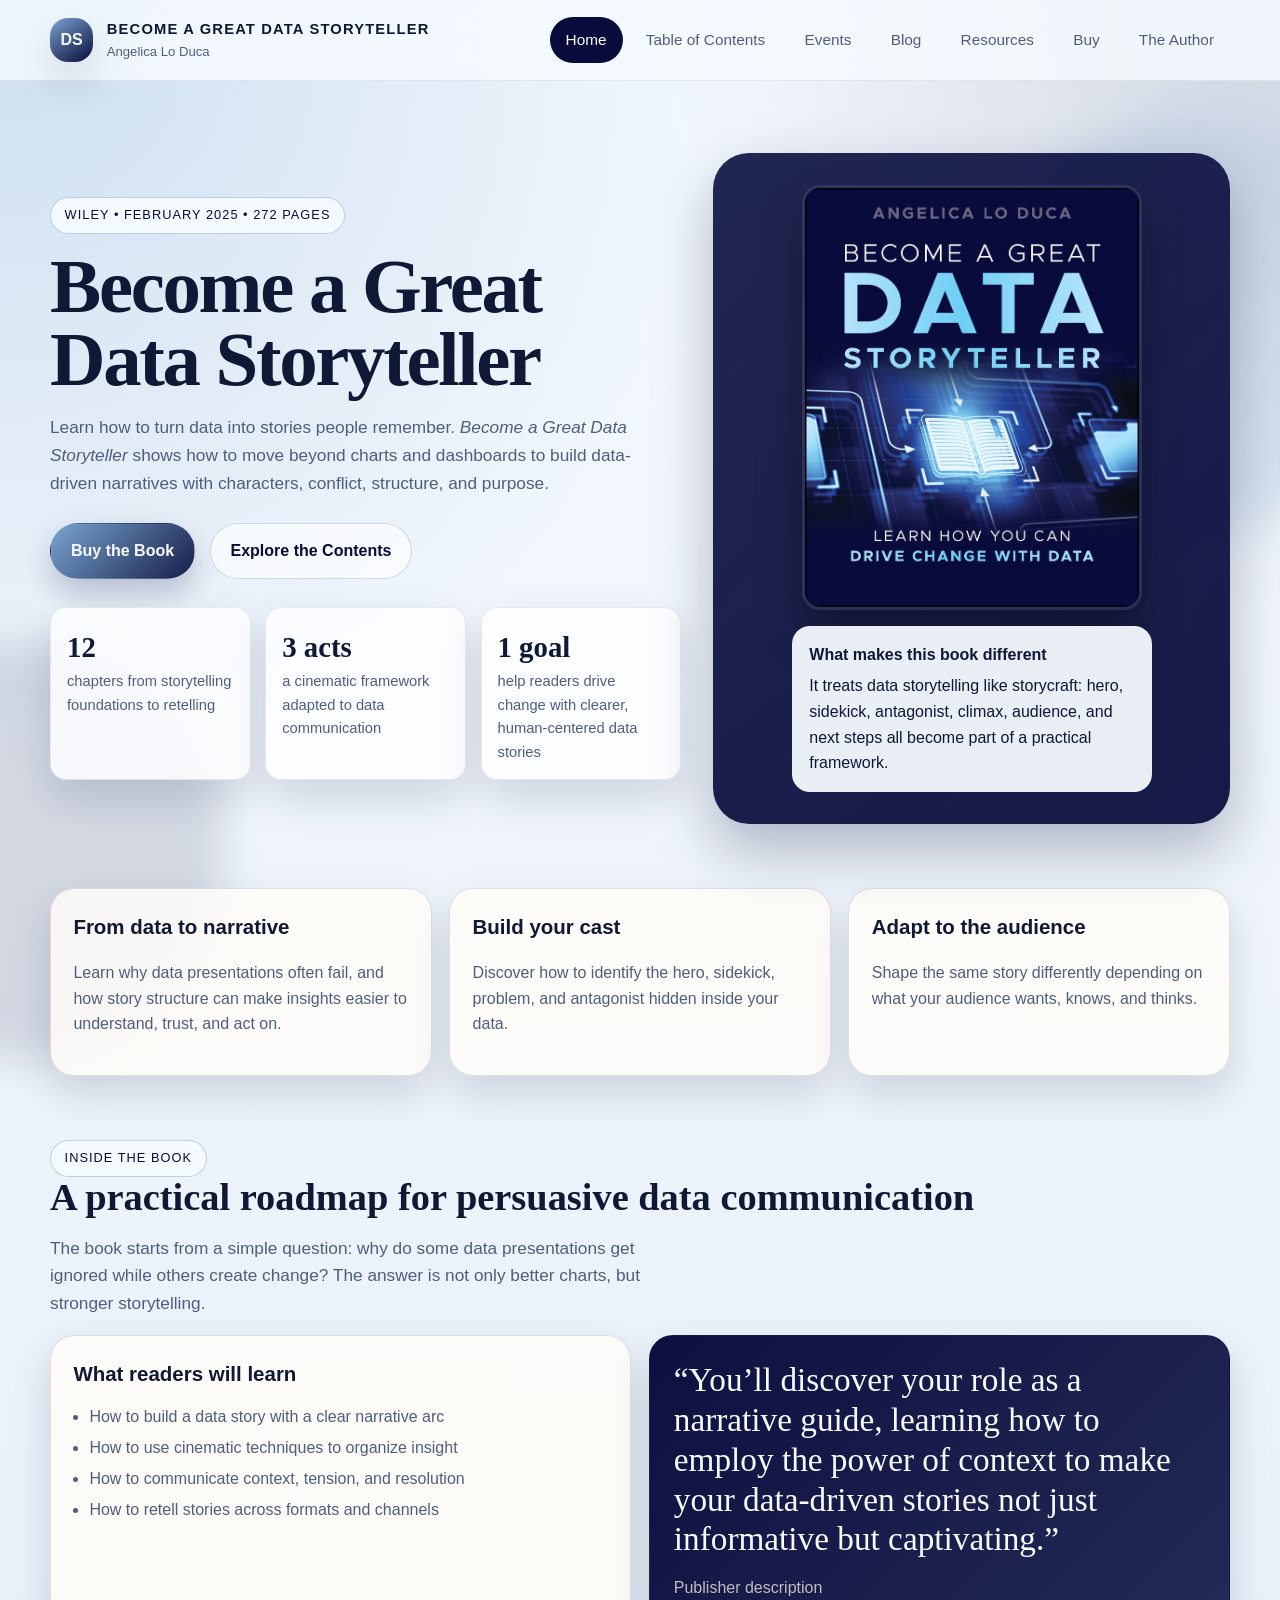
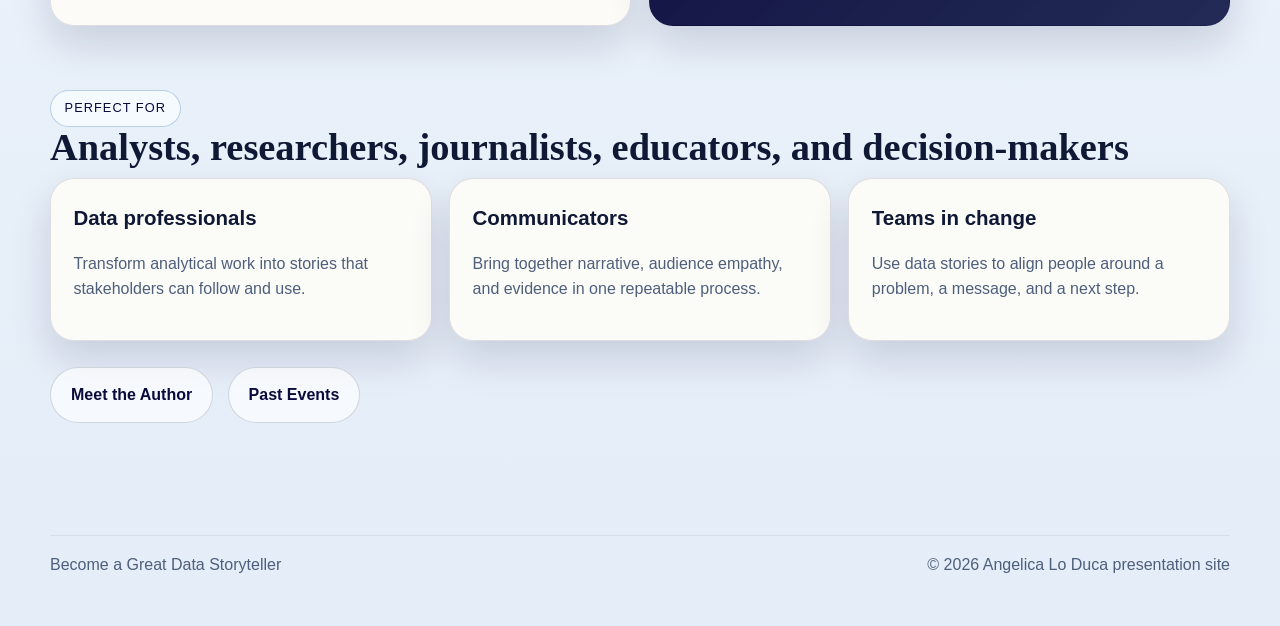
<file: index.html>
<!DOCTYPE html>
<html lang="en">
  <head>
    <meta charset="UTF-8" />
    <meta name="viewport" content="width=device-width, initial-scale=1.0" />
    <title>Become a Great Data Storyteller by Angelica Lo Duca | Official Book Site</title>
    <meta
      name="description"
      content="Official site for Become a Great Data Storyteller by Angelica Lo Duca, the Wiley book on data storytelling, audience-aware communication, and cinematic techniques for data-driven stories."
    />
    <meta name="author" content="Angelica Lo Duca" />
    <meta name="robots" content="index, follow, max-image-preview:large" />
    <link rel="canonical" href="https://alod83.github.io/data-storyteller/" />
    <meta property="og:type" content="website" />
    <meta property="og:title" content="Become a Great Data Storyteller by Angelica Lo Duca" />
    <meta
      property="og:description"
      content="Discover the Wiley book that teaches how to turn data into clear, persuasive, audience-aware stories."
    />
    <meta property="og:image" content="images/book-cover.jpg" />
    <meta property="og:site_name" content="Become a Great Data Storyteller" />
    <meta property="og:url" content="https://alod83.github.io/data-storyteller/" />
    <meta name="twitter:card" content="summary_large_image" />
    <meta name="twitter:title" content="Become a Great Data Storyteller by Angelica Lo Duca" />
    <meta
      name="twitter:description"
      content="Official book site with table of contents, author profile, events, resources, blog, and retailer links."
    />
    <meta name="twitter:image" content="images/book-cover.jpg" />
    <link rel="stylesheet" href="styles.css" />
    <script type="application/ld+json">
      {
        "@context": "https://schema.org",
        "@type": "Book",
        "name": "Become a Great Data Storyteller",
        "alternateName": "Become a Great Data Storyteller: Learn How You Can Drive Change with Data",
        "author": {
          "@type": "Person",
          "name": "Angelica Lo Duca",
          "url": "https://alod83.github.io/data-storyteller/author.html"
        },
        "bookFormat": "https://schema.org/Paperback",
        "isbn": "9781394283316",
        "numberOfPages": "272",
        "publisher": {
          "@type": "Organization",
          "name": "John Wiley & Sons"
        },
        "datePublished": "2025-02",
        "image": "https://alod83.github.io/data-storyteller/images/book-cover.jpg",
        "url": "https://alod83.github.io/data-storyteller/",
        "sameAs": [
          "https://www.amazon.com/Become-Great-Data-Storyteller-Change/dp/1394283318/",
          "https://www.barnesandnoble.com/w/become-a-great-data-storyteller-angelica-lo-duca/1145773643"
        ],
        "description": "A Wiley book on data storytelling that shows how to build persuasive, audience-aware data-driven stories using a cinematic three-act framework."
      }
    </script>
  </head>
  <body>
    <div class="site-shell">
      <header class="topbar">
        <div class="container nav-wrap">
          <a class="brand" href="index.html">
            <span class="brand-mark">DS</span>
            <span class="brand-copy">
              <strong>Become a Great Data Storyteller</strong>
              <span>Angelica Lo Duca</span>
            </span>
          </a>
          <button class="nav-toggle" type="button" data-nav-toggle aria-expanded="false" aria-label="Open menu">
            <span></span>
            <span></span>
            <span></span>
          </button>
          <nav class="nav-links" data-nav-menu>
            <a href="index.html" data-nav-link>Home</a>
            <a href="table-of-contents.html" data-nav-link>Table of Contents</a>
            <a href="events.html" data-nav-link>Events</a>
            <a href="blog.html" data-nav-link>Blog</a>
            <a href="resources.html" data-nav-link>Resources</a>
            <a href="buy.html" data-nav-link>Buy</a>
            <a href="author.html" data-nav-link>The Author</a>
          </nav>
        </div>
      </header>

      <main class="page">
        <div class="container">
          <section class="hero">
            <div>
              <span class="eyebrow">Wiley • February 2025 • 272 pages</span>
              <h1>Become a Great Data Storyteller</h1>
              <p>
                Learn how to turn data into stories people remember. <em>Become a Great Data Storyteller</em>
                shows how to move beyond charts and dashboards to build data-driven narratives with characters,
                conflict, structure, and purpose.
              </p>
              <div class="cta-row">
                <a class="button button-primary" href="buy.html">Buy the Book</a>
                <a class="button button-secondary" href="table-of-contents.html">Explore the Contents</a>
              </div>
              <div class="metrics">
                <div class="metric">
                  <strong>12</strong>
                  <span>chapters from storytelling foundations to retelling</span>
                </div>
                <div class="metric">
                  <strong>3 acts</strong>
                  <span>a cinematic framework adapted to data communication</span>
                </div>
                <div class="metric">
                  <strong>1 goal</strong>
                  <span>help readers drive change with clearer, human-centered data stories</span>
                </div>
              </div>
            </div>

            <div class="book-showcase">
              <div class="book-stack">
                <img class="book-cover" src="images/book-cover.jpg" alt="Book cover of Become a Great Data Storyteller" />
                <div class="book-note">
                  <strong>What makes this book different</strong>
                  <span>
                    It treats data storytelling like storycraft: hero, sidekick, antagonist, climax, audience,
                    and next steps all become part of a practical framework.
                  </span>
                </div>
              </div>
            </div>
          </section>

          <section class="section">
            <div class="grid-3">
              <article class="card">
                <h3>From data to narrative</h3>
                <p>
                  Learn why data presentations often fail, and how story structure can make insights easier to
                  understand, trust, and act on.
                </p>
              </article>
              <article class="card">
                <h3>Build your cast</h3>
                <p>
                  Discover how to identify the hero, sidekick, problem, and antagonist hidden inside your data.
                </p>
              </article>
              <article class="card">
                <h3>Adapt to the audience</h3>
                <p>
                  Shape the same story differently depending on what your audience wants, knows, and thinks.
                </p>
              </article>
            </div>
          </section>

          <section class="section">
            <span class="eyebrow">Inside the book</span>
            <h2>A practical roadmap for persuasive data communication</h2>
            <p class="section-intro">
              The book starts from a simple question: why do some data presentations get ignored while others
              create change? The answer is not only better charts, but stronger storytelling.
            </p>
            <div class="grid-2">
              <article class="card">
                <h3>What readers will learn</h3>
                <ul class="bullet-list">
                  <li>How to build a data story with a clear narrative arc</li>
                  <li>How to use cinematic techniques to organize insight</li>
                  <li>How to communicate context, tension, and resolution</li>
                  <li>How to retell stories across formats and channels</li>
                </ul>
              </article>
              <article class="quote-card">
                <blockquote>
                  “You’ll discover your role as a narrative guide, learning how to employ the power of context
                  to make your data-driven stories not just informative but captivating.”
                </blockquote>
                <cite>Publisher description</cite>
              </article>
            </div>
          </section>

          <section class="section">
            <span class="eyebrow">Perfect for</span>
            <h2>Analysts, researchers, journalists, educators, and decision-makers</h2>
            <div class="grid-3">
              <article class="card">
                <h3>Data professionals</h3>
                <p>Transform analytical work into stories that stakeholders can follow and use.</p>
              </article>
              <article class="card">
                <h3>Communicators</h3>
                <p>Bring together narrative, audience empathy, and evidence in one repeatable process.</p>
              </article>
              <article class="card">
                <h3>Teams in change</h3>
                <p>Use data stories to align people around a problem, a message, and a next step.</p>
              </article>
            </div>
            <div class="button-row">
              <a class="button button-secondary" href="author.html">Meet the Author</a>
              <a class="button button-secondary" href="events.html">Past Events</a>
            </div>
          </section>
        </div>
      </main>

      <footer class="footer">
        <div class="container footer-inner">
          <span>Become a Great Data Storyteller</span>
          <span>&copy; <span data-year></span> Angelica Lo Duca presentation site</span>
        </div>
      </footer>
    </div>

    <script src="script.js"></script>
  </body>
</html>
</file>
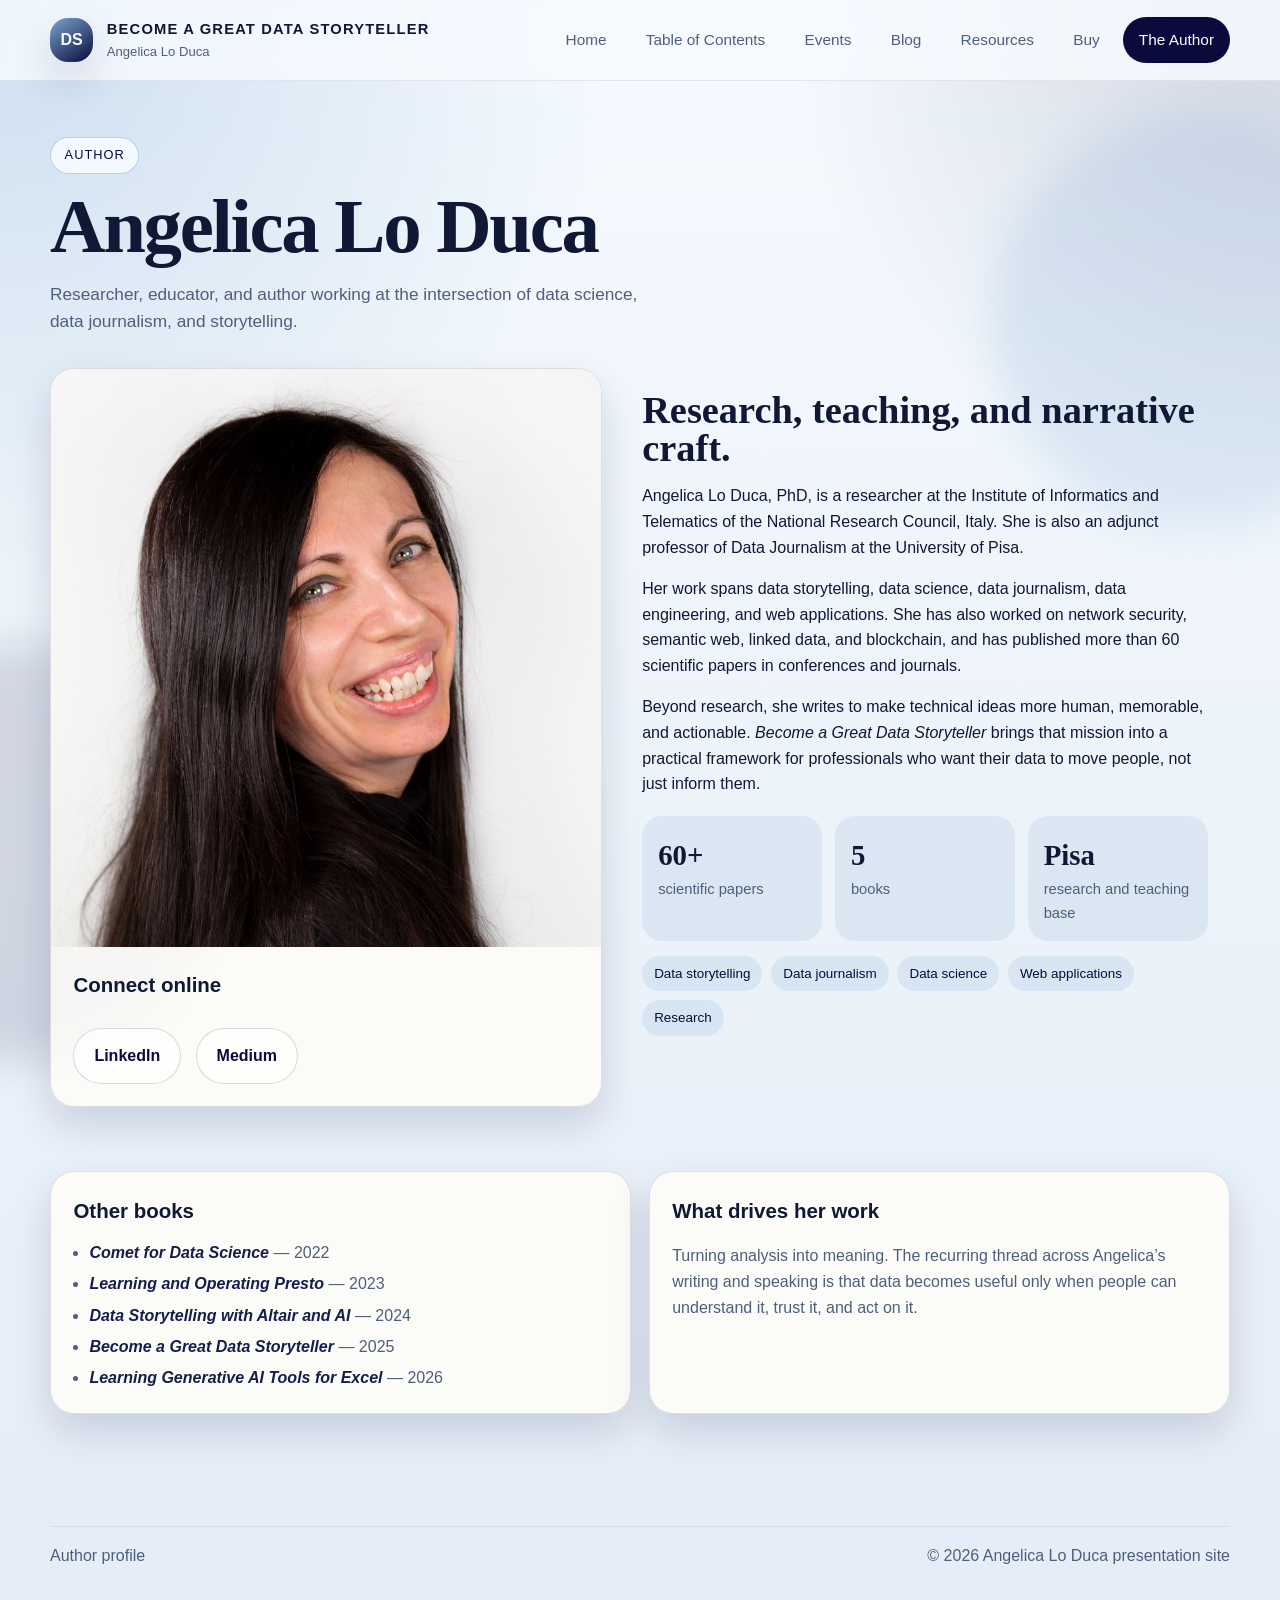
<file: author.html>
<!DOCTYPE html>
<html lang="en">
  <head>
    <meta charset="UTF-8" />
    <meta name="viewport" content="width=device-width, initial-scale=1.0" />
    <title>The Author | Angelica Lo Duca</title>
    <meta name="description" content="Meet Angelica Lo Duca, researcher, educator, and author of Become a Great Data Storyteller and other books on data science, storytelling, and AI." />
    <meta name="author" content="Angelica Lo Duca" />
    <meta name="robots" content="index, follow, max-image-preview:large" />
    <link rel="canonical" href="https://alod83.github.io/data-storyteller/author.html" />
    <meta property="og:type" content="profile" />
    <meta property="og:title" content="The Author | Angelica Lo Duca" />
    <meta property="og:description" content="Researcher, educator, and author working across data storytelling, data journalism, data science, and AI." />
    <meta property="og:image" content="images/LoDuca.jpg" />
    <meta property="og:url" content="https://alod83.github.io/data-storyteller/author.html" />
    <meta name="twitter:card" content="summary_large_image" />
    <meta name="twitter:title" content="The Author | Angelica Lo Duca" />
    <meta name="twitter:description" content="Learn more about Angelica Lo Duca, her research, and her books on storytelling, data, and generative AI." />
    <meta name="twitter:image" content="images/LoDuca.jpg" />
    <link rel="stylesheet" href="styles.css" />
    <script type="application/ld+json">
      {
        "@context": "https://schema.org",
        "@type": "Person",
        "name": "Angelica Lo Duca",
        "image": "https://alod83.github.io/data-storyteller/images/LoDuca.jpg",
        "jobTitle": "Researcher and Adjunct Professor",
        "affiliation": [
          {
            "@type": "Organization",
            "name": "National Research Council, Italy"
          },
          {
            "@type": "Organization",
            "name": "University of Pisa"
          }
        ],
        "knowsAbout": [
          "Data storytelling",
          "Data journalism",
          "Data science",
          "Generative AI",
          "Web applications"
        ],
        "sameAs": [
          "https://www.linkedin.com/in/angelicaloduca",
          "https://alod83.medium.com"
        ],
        "url": "https://alod83.github.io/data-storyteller/author.html"
      }
    </script>
  </head>
  <body>
    <div class="site-shell">
      <header class="topbar">
        <div class="container nav-wrap">
          <a class="brand" href="index.html">
            <span class="brand-mark">DS</span>
            <span class="brand-copy">
              <strong>Become a Great Data Storyteller</strong>
              <span>Angelica Lo Duca</span>
            </span>
          </a>
          <button class="nav-toggle" type="button" data-nav-toggle aria-expanded="false" aria-label="Open menu">
            <span></span>
            <span></span>
            <span></span>
          </button>
          <nav class="nav-links" data-nav-menu>
            <a href="index.html" data-nav-link>Home</a>
            <a href="table-of-contents.html" data-nav-link>Table of Contents</a>
            <a href="events.html" data-nav-link>Events</a>
            <a href="blog.html" data-nav-link>Blog</a>
            <a href="resources.html" data-nav-link>Resources</a>
            <a href="buy.html" data-nav-link>Buy</a>
            <a href="author.html" data-nav-link>The Author</a>
          </nav>
        </div>
      </header>

      <main class="page">
        <div class="container">
          <section class="page-title">
            <span class="eyebrow">Author</span>
            <h1>Angelica Lo Duca</h1>
            <p>
              Researcher, educator, and author working at the intersection of data science, data journalism,
              and storytelling.
            </p>
          </section>

          <section class="author-layout">
            <article class="author-card">
              <img class="author-photo" src="images/LoDuca.jpg" alt="Portrait of Angelica Lo Duca" />
              <div class="author-card-body">
                <h3>Connect online</h3>
                <div class="button-row">
                  <a class="button button-secondary" href="https://www.linkedin.com/in/angelicaloduca" target="_blank" rel="noreferrer">
                    LinkedIn
                  </a>
                  <a class="button button-secondary" href="https://alod83.medium.com" target="_blank" rel="noreferrer">
                    Medium
                  </a>
                </div>
              </div>
            </article>

            <div class="author-lead">
              <h2>Research, teaching, and narrative craft.</h2>
              <p>
                Angelica Lo Duca, PhD, is a researcher at the Institute of Informatics and Telematics of the
                National Research Council, Italy. She is also an adjunct professor of Data Journalism at the
                University of Pisa.
              </p>
              <p>
                Her work spans data storytelling, data science, data journalism, data engineering, and web
                applications. She has also worked on network security, semantic web, linked data, and
                blockchain, and has published more than 60 scientific papers in conferences and journals.
              </p>
              <p>
                Beyond research, she writes to make technical ideas more human, memorable, and actionable.
                <em>Become a Great Data Storyteller</em> brings that mission into a practical framework for
                professionals who want their data to move people, not just inform them.
              </p>

              <div class="stat-grid">
                <div class="stat">
                  <strong>60+</strong>
                  <span>scientific papers</span>
                </div>
                <div class="stat">
                  <strong>5</strong>
                  <span>books</span>
                </div>
                <div class="stat">
                  <strong>Pisa</strong>
                  <span>research and teaching base</span>
                </div>
              </div>

              <div class="chip-row">
                <span class="chip">Data storytelling</span>
                <span class="chip">Data journalism</span>
                <span class="chip">Data science</span>
                <span class="chip">Web applications</span>
                <span class="chip">Research</span>
              </div>
            </div>
          </section>

          <section class="section">
            <div class="grid-2">
              <article class="card">
                <h3>Other books</h3>
                <ul class="bullet-list">
                  <li><a class="text-link" href="https://www.packtpub.com/en-us/product/comet-for-data-science-9781801814355" target="_blank" rel="noreferrer"><em>Comet for Data Science</em></a> — 2022</li>
                  <li><a class="text-link" href="https://www.oreilly.com/library/view/learning-and-operating/9781098141844/" target="_blank" rel="noreferrer"><em>Learning and Operating Presto</em></a> — 2023</li>
                  <li><a class="text-link" href="https://www.manning.com/books/data-storytelling-with-generative-ai" target="_blank" rel="noreferrer"><em>Data Storytelling with Altair and AI</em></a> — 2024</li>
                  <li><a class="text-link" href="buy.html"><em>Become a Great Data Storyteller</em></a> — 2025</li>
                  <li><a class="text-link" href="https://alod83.github.io/excel-ai/index.html" target="_blank" rel="noreferrer"><em>Learning Generative AI Tools for Excel</em></a> — 2026</li>
                </ul>
              </article>

              <article class="card">
                <h3>What drives her work</h3>
                <p>
                  Turning analysis into meaning. The recurring thread across Angelica’s writing and speaking is
                  that data becomes useful only when people can understand it, trust it, and act on it.
                </p>
              </article>
            </div>
          </section>
        </div>
      </main>

      <footer class="footer">
        <div class="container footer-inner">
          <span>Author profile</span>
          <span>&copy; <span data-year></span> Angelica Lo Duca presentation site</span>
        </div>
      </footer>
    </div>

    <script src="script.js"></script>
  </body>
</html>
</file>
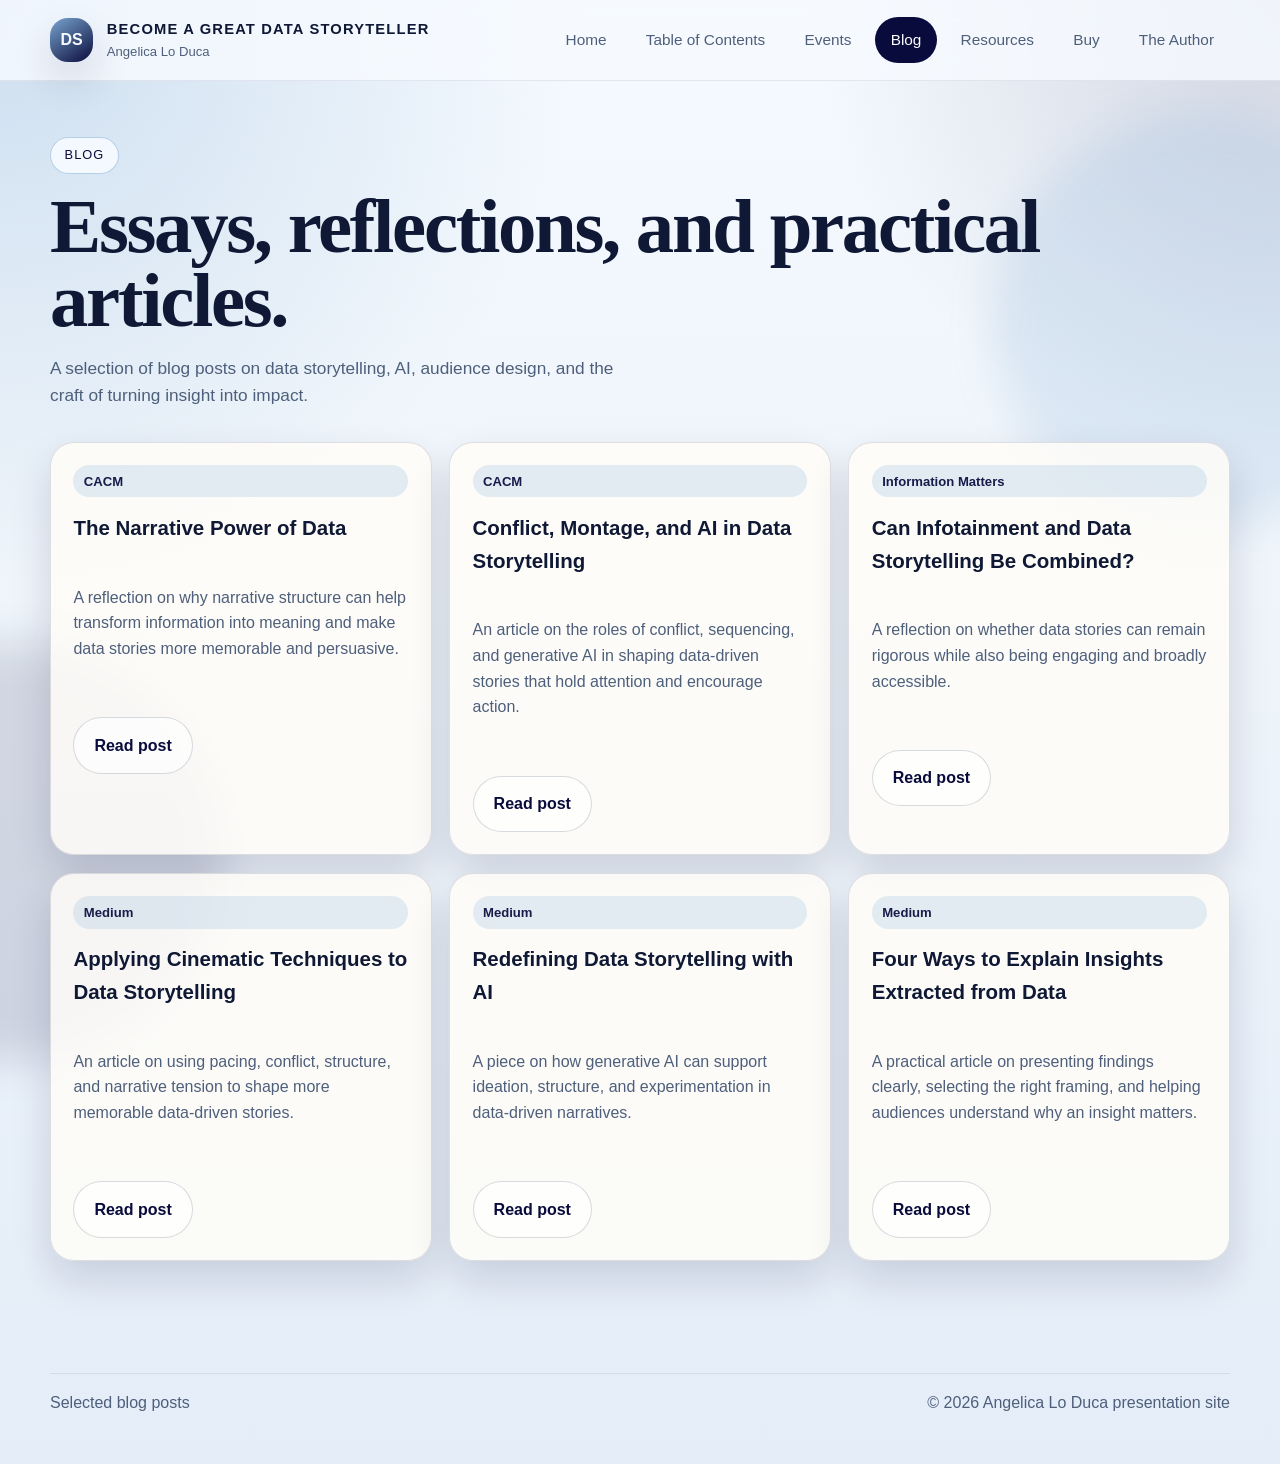
<file: blog.html>
<!DOCTYPE html>
<html lang="en">
  <head>
    <meta charset="UTF-8" />
    <meta name="viewport" content="width=device-width, initial-scale=1.0" />
    <title>Blog | Data Storytelling Articles by Angelica Lo Duca</title>
    <meta name="description" content="Read selected blog posts and essays by Angelica Lo Duca on data storytelling, generative AI, communication, and audience impact." />
    <meta name="author" content="Angelica Lo Duca" />
    <meta name="robots" content="index, follow, max-image-preview:large" />
    <link rel="canonical" href="https://alod83.github.io/data-storyteller/blog.html" />
    <meta property="og:type" content="website" />
    <meta property="og:title" content="Blog | Data Storytelling Articles by Angelica Lo Duca" />
    <meta property="og:description" content="A curated collection of essays and articles on data storytelling, AI, and the craft of explaining insights." />
    <meta property="og:image" content="images/book-cover.jpg" />
    <meta property="og:url" content="https://alod83.github.io/data-storyteller/blog.html" />
    <meta name="twitter:card" content="summary_large_image" />
    <meta name="twitter:title" content="Blog | Data Storytelling Articles by Angelica Lo Duca" />
    <meta name="twitter:description" content="Essays and practical articles on data storytelling, generative AI, and audience-aware communication." />
    <meta name="twitter:image" content="images/book-cover.jpg" />
    <link rel="stylesheet" href="styles.css" />
  </head>
  <body>
    <div class="site-shell">
      <header class="topbar">
        <div class="container nav-wrap">
          <a class="brand" href="index.html">
            <span class="brand-mark">DS</span>
            <span class="brand-copy">
              <strong>Become a Great Data Storyteller</strong>
              <span>Angelica Lo Duca</span>
            </span>
          </a>
          <button class="nav-toggle" type="button" data-nav-toggle aria-expanded="false" aria-label="Open menu">
            <span></span>
            <span></span>
            <span></span>
          </button>
          <nav class="nav-links" data-nav-menu>
            <a href="index.html" data-nav-link>Home</a>
            <a href="table-of-contents.html" data-nav-link>Table of Contents</a>
            <a href="events.html" data-nav-link>Events</a>
            <a href="blog.html" data-nav-link>Blog</a>
            <a href="resources.html" data-nav-link>Resources</a>
            <a href="buy.html" data-nav-link>Buy</a>
            <a href="author.html" data-nav-link>The Author</a>
          </nav>
        </div>
      </header>

      <main class="page">
        <div class="container">
          <section class="page-title">
            <span class="eyebrow">Blog</span>
            <h1>Essays, reflections, and practical articles.</h1>
            <p>
              A selection of blog posts on data storytelling, AI, audience design, and the craft of turning
              insight into impact.
            </p>
          </section>

          <section class="event-grid">
            <article class="event-card">
              <span class="event-date">CACM</span>
              <h3>The Narrative Power of Data</h3>
              <p>
                A reflection on why narrative structure can help transform information into meaning and make
                data stories more memorable and persuasive.
              </p>
              <div class="button-row">
                <a class="button button-secondary" href="https://cacm.acm.org/blogcacm/the-narrative-power-of-data/" target="_blank" rel="noreferrer">
                  Read post
                </a>
              </div>
            </article>

            <article class="event-card">
              <span class="event-date">CACM</span>
              <h3>Conflict, Montage, and AI in Data Storytelling</h3>
              <p>
                An article on the roles of conflict, sequencing, and generative AI in shaping data-driven
                stories that hold attention and encourage action.
              </p>
              <div class="button-row">
                <a class="button button-secondary" href="https://cacm.acm.org/blogcacm/conflict-montage-and-ai-in-data-storytelling/" target="_blank" rel="noreferrer">
                  Read post
                </a>
              </div>
            </article>

            <article class="event-card">
              <span class="event-date">Information Matters</span>
              <h3>Can Infotainment and Data Storytelling Be Combined?</h3>
              <p>
                A reflection on whether data stories can remain rigorous while also being engaging and broadly
                accessible.
              </p>
              <div class="button-row">
                <a class="button button-secondary" href="https://informationmatters.org/2024/05/can-infotainment-and-data-storytelling-be-combined/" target="_blank" rel="noreferrer">
                  Read post
                </a>
              </div>
            </article>

            <article class="event-card">
              <span class="event-date">Medium</span>
              <h3>Applying Cinematic Techniques to Data Storytelling</h3>
              <p>
                An article on using pacing, conflict, structure, and narrative tension to shape more memorable
                data-driven stories.
              </p>
              <div class="button-row">
                <a class="button button-secondary" href="https://medium.com/datadriveninvestor/applying-cinematic-techniques-to-data-storytelling-1e6438fc2d75" target="_blank" rel="noreferrer">
                  Read post
                </a>
              </div>
            </article>

            <article class="event-card">
              <span class="event-date">Medium</span>
              <h3>Redefining Data Storytelling with AI</h3>
              <p>
                A piece on how generative AI can support ideation, structure, and experimentation in
                data-driven narratives.
              </p>
              <div class="button-row">
                <a class="button button-secondary" href="https://medium.com/@alod83/redefining-data-storytelling-with-ai-ec08e2a6bb13" target="_blank" rel="noreferrer">
                  Read post
                </a>
              </div>
            </article>

            <article class="event-card">
              <span class="event-date">Medium</span>
              <h3>Four Ways to Explain Insights Extracted from Data</h3>
              <p>
                A practical article on presenting findings clearly, selecting the right framing, and helping
                audiences understand why an insight matters.
              </p>
              <div class="button-row">
                <a class="button button-secondary" href="https://medium.com/data-science/four-ways-to-explain-insights-extracted-from-data-7163a2f6270d" target="_blank" rel="noreferrer">
                  Read post
                </a>
              </div>
            </article>
          </section>
        </div>
      </main>

      <footer class="footer">
        <div class="container footer-inner">
          <span>Selected blog posts</span>
          <span>&copy; <span data-year></span> Angelica Lo Duca presentation site</span>
        </div>
      </footer>
    </div>

    <script src="script.js"></script>
  </body>
</html>
</file>
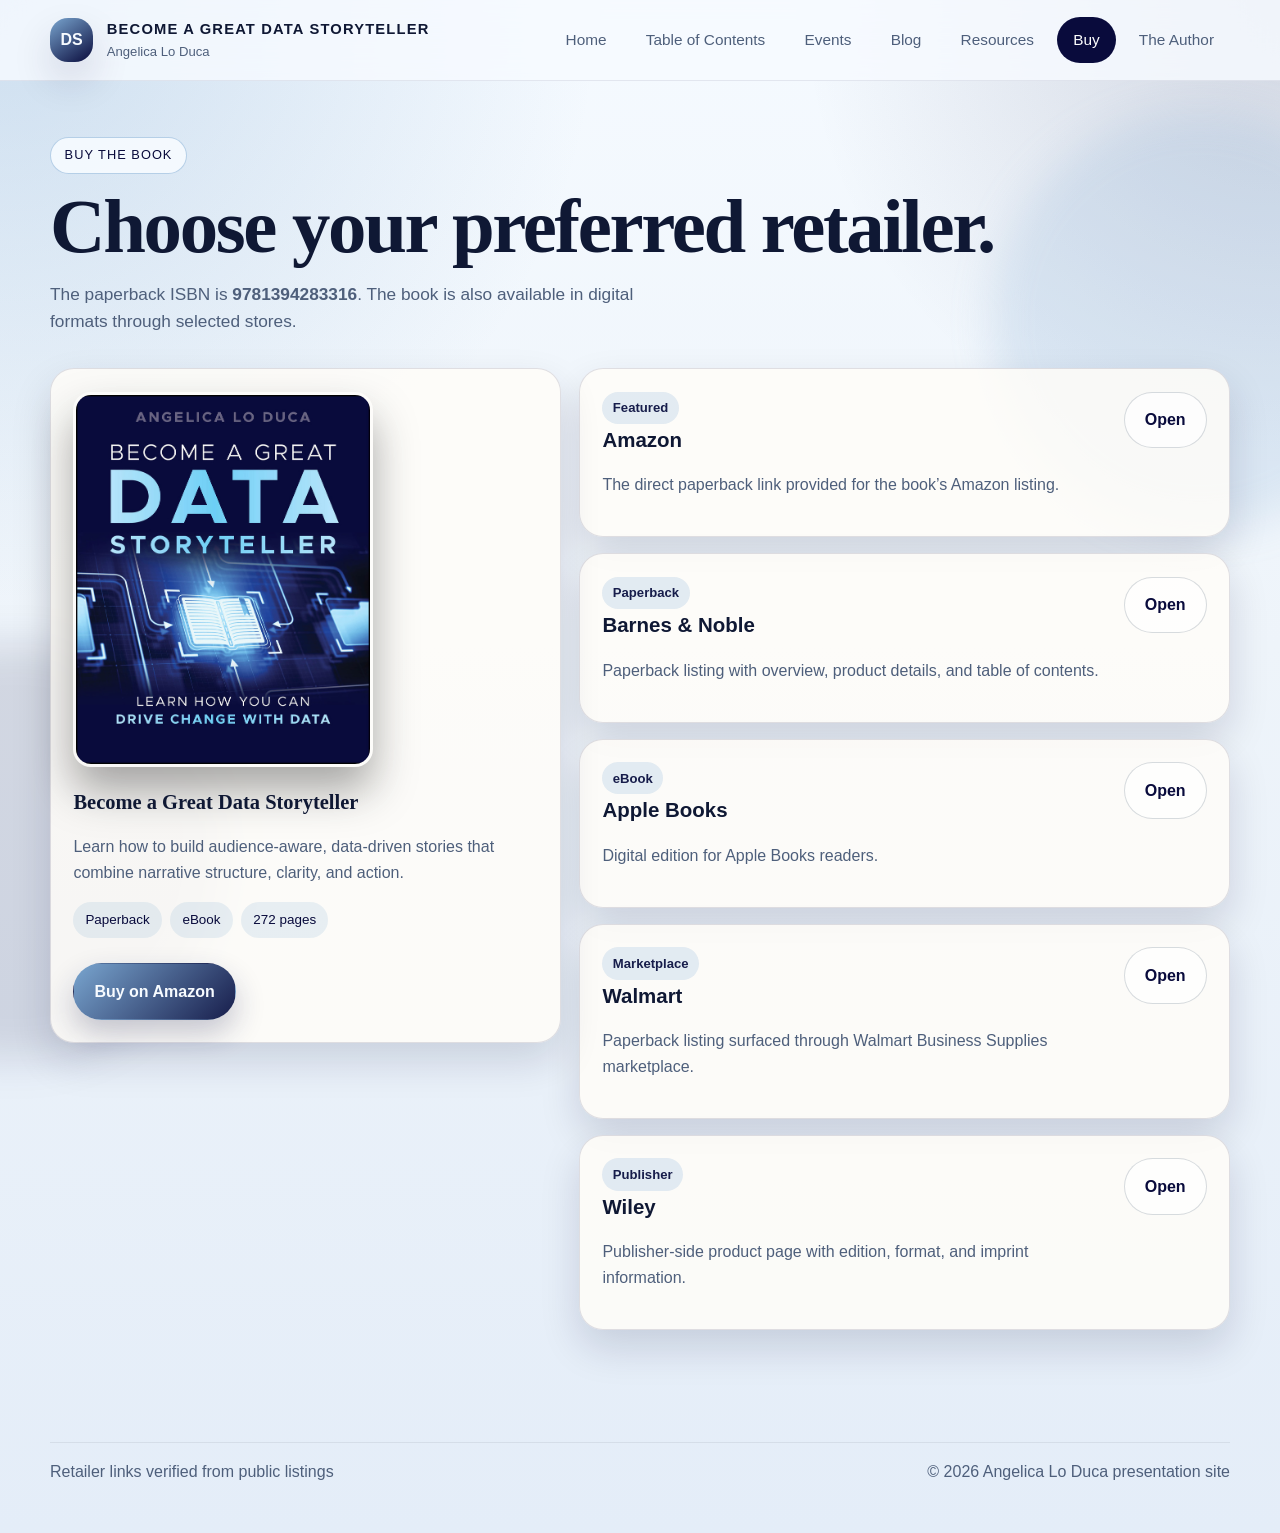
<file: buy.html>
<!DOCTYPE html>
<html lang="en">
  <head>
    <meta charset="UTF-8" />
    <meta name="viewport" content="width=device-width, initial-scale=1.0" />
    <title>Buy Become a Great Data Storyteller | Amazon, Barnes &amp; Noble, Apple Books</title>
    <meta name="description" content="Buy Become a Great Data Storyteller by Angelica Lo Duca. Find retailer links for Amazon, Barnes & Noble, Apple Books, Walmart, and Wiley." />
    <meta name="author" content="Angelica Lo Duca" />
    <meta name="robots" content="index, follow, max-image-preview:large" />
    <link rel="canonical" href="https://alod83.github.io/data-storyteller/buy.html" />
    <meta property="og:type" content="product" />
    <meta property="og:title" content="Buy Become a Great Data Storyteller" />
    <meta property="og:description" content="Retailer links and book details for Become a Great Data Storyteller by Angelica Lo Duca." />
    <meta property="og:image" content="images/book-cover.jpg" />
    <meta property="og:url" content="https://alod83.github.io/data-storyteller/buy.html" />
    <meta name="twitter:card" content="summary_large_image" />
    <meta name="twitter:title" content="Buy Become a Great Data Storyteller" />
    <meta name="twitter:description" content="Find the book on Amazon, Barnes & Noble, Apple Books, Walmart, and Wiley." />
    <meta name="twitter:image" content="images/book-cover.jpg" />
    <link rel="stylesheet" href="styles.css" />
    <script type="application/ld+json">
      {
        "@context": "https://schema.org",
        "@type": "Book",
        "name": "Become a Great Data Storyteller",
        "author": {
          "@type": "Person",
          "name": "Angelica Lo Duca"
        },
        "isbn": "9781394283316",
        "bookFormat": "https://schema.org/Paperback",
        "image": "https://alod83.github.io/data-storyteller/images/book-cover.jpg",
        "offers": [
          {
            "@type": "Offer",
            "seller": {
              "@type": "Organization",
              "name": "Amazon"
            },
            "url": "https://www.amazon.com/Become-Great-Data-Storyteller-Change/dp/1394283318/"
          },
          {
            "@type": "Offer",
            "seller": {
              "@type": "Organization",
              "name": "Barnes & Noble"
            },
            "url": "https://www.barnesandnoble.com/w/become-a-great-data-storyteller-angelica-lo-duca/1145773643"
          },
          {
            "@type": "Offer",
            "seller": {
              "@type": "Organization",
              "name": "Apple Books"
            },
            "url": "https://books.apple.com/us/book/become-a-great-data-storyteller/id6741367351"
          }
        ],
        "url": "https://alod83.github.io/data-storyteller/buy.html"
      }
    </script>
  </head>
  <body>
    <div class="site-shell">
      <header class="topbar">
        <div class="container nav-wrap">
          <a class="brand" href="index.html">
            <span class="brand-mark">DS</span>
            <span class="brand-copy">
              <strong>Become a Great Data Storyteller</strong>
              <span>Angelica Lo Duca</span>
            </span>
          </a>
          <button class="nav-toggle" type="button" data-nav-toggle aria-expanded="false" aria-label="Open menu">
            <span></span>
            <span></span>
            <span></span>
          </button>
          <nav class="nav-links" data-nav-menu>
            <a href="index.html" data-nav-link>Home</a>
            <a href="table-of-contents.html" data-nav-link>Table of Contents</a>
            <a href="events.html" data-nav-link>Events</a>
            <a href="blog.html" data-nav-link>Blog</a>
            <a href="resources.html" data-nav-link>Resources</a>
            <a href="buy.html" data-nav-link>Buy</a>
            <a href="author.html" data-nav-link>The Author</a>
          </nav>
        </div>
      </header>

      <main class="page">
        <div class="container">
          <section class="page-title">
            <span class="eyebrow">Buy the Book</span>
            <h1>Choose your preferred retailer.</h1>
            <p>
              The paperback ISBN is <strong>9781394283316</strong>. The book is also available in digital
              formats through selected stores.
            </p>
          </section>

          <section class="buy-grid">
            <aside class="book-panel">
              <img class="book-cover" src="images/book-cover.jpg" alt="Book cover of Become a Great Data Storyteller" />
              <h2>Become a Great Data Storyteller</h2>
              <p>
                Learn how to build audience-aware, data-driven stories that combine narrative structure,
                clarity, and action.
              </p>
              <div class="chip-row">
                <span class="chip">Paperback</span>
                <span class="chip">eBook</span>
                <span class="chip">272 pages</span>
              </div>
              <div class="button-row">
                <a
                  class="button button-primary"
                  href="https://www.amazon.com/Become-Great-Data-Storyteller-Change/dp/1394283318/"
                  target="_blank"
                  rel="noreferrer"
                >
                  Buy on Amazon
                </a>
              </div>
            </aside>

            <div class="retailers">
              <article class="retailer-card">
                <div class="retailer-copy">
                  <span class="retailer-tag">Featured</span>
                  <h3>Amazon</h3>
                  <p>The direct paperback link provided for the book’s Amazon listing.</p>
                </div>
                <a
                  class="button button-secondary"
                  href="https://www.amazon.com/Become-Great-Data-Storyteller-Change/dp/1394283318/"
                  target="_blank"
                  rel="noreferrer"
                >
                  Open
                </a>
              </article>

              <article class="retailer-card">
                <div class="retailer-copy">
                  <span class="retailer-tag">Paperback</span>
                  <h3>Barnes &amp; Noble</h3>
                  <p>Paperback listing with overview, product details, and table of contents.</p>
                </div>
                <a class="button button-secondary" href="https://www.barnesandnoble.com/w/become-a-great-data-storyteller-angelica-lo-duca/1145773643" target="_blank" rel="noreferrer">
                  Open
                </a>
              </article>

              <article class="retailer-card">
                <div class="retailer-copy">
                  <span class="retailer-tag">eBook</span>
                  <h3>Apple Books</h3>
                  <p>Digital edition for Apple Books readers.</p>
                </div>
                <a class="button button-secondary" href="https://books.apple.com/us/book/become-a-great-data-storyteller/id6741367351" target="_blank" rel="noreferrer">
                  Open
                </a>
              </article>

              <article class="retailer-card">
                <div class="retailer-copy">
                  <span class="retailer-tag">Marketplace</span>
                  <h3>Walmart</h3>
                  <p>Paperback listing surfaced through Walmart Business Supplies marketplace.</p>
                </div>
                <a class="button button-secondary" href="https://business.walmart.com/ip/Become-a-Great-Data-Storyteller-Learn-How-You-Can-Drive-Change-with-Data-Paperback-9781394283316/6697423754" target="_blank" rel="noreferrer">
                  Open
                </a>
              </article>

              <article class="retailer-card">
                <div class="retailer-copy">
                  <span class="retailer-tag">Publisher</span>
                  <h3>Wiley</h3>
                  <p>Publisher-side product page with edition, format, and imprint information.</p>
                </div>
                <a class="button button-secondary" href="https://www.wiley-vch.de/en/areas-interest/mathematics-statistics/become-a-great-data-storyteller-978-1-394-28331-6" target="_blank" rel="noreferrer">
                  Open
                </a>
              </article>
            </div>
          </section>
        </div>
      </main>

      <footer class="footer">
        <div class="container footer-inner">
          <span>Retailer links verified from public listings</span>
          <span>&copy; <span data-year></span> Angelica Lo Duca presentation site</span>
        </div>
      </footer>
    </div>

    <script src="script.js"></script>
  </body>
</html>
</file>
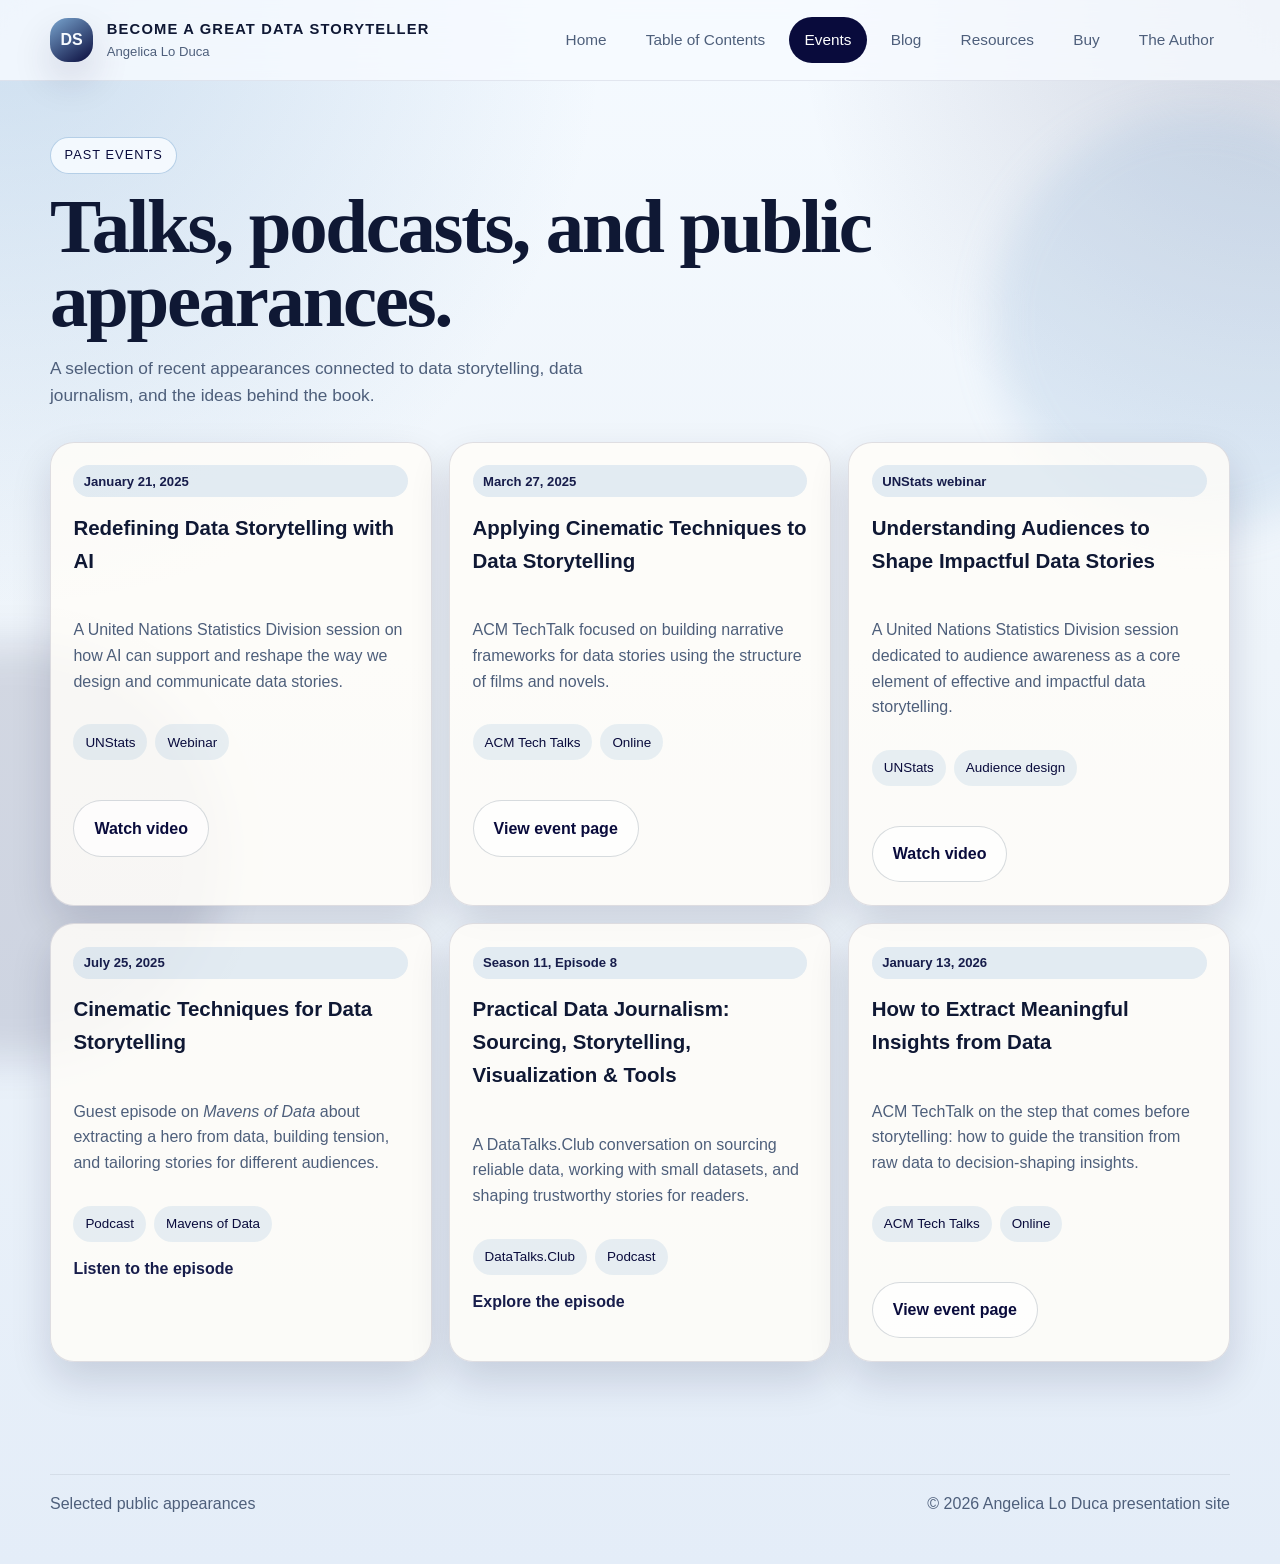
<file: events.html>
<!DOCTYPE html>
<html lang="en">
  <head>
    <meta charset="UTF-8" />
    <meta name="viewport" content="width=device-width, initial-scale=1.0" />
    <title>Events | Angelica Lo Duca Talks on Data Storytelling</title>
    <meta name="description" content="Past talks, webinars, podcasts, and public appearances by Angelica Lo Duca on data storytelling, AI, and audience-centered communication." />
    <meta name="author" content="Angelica Lo Duca" />
    <meta name="robots" content="index, follow, max-image-preview:large" />
    <link rel="canonical" href="https://alod83.github.io/data-storyteller/events.html" />
    <meta property="og:type" content="website" />
    <meta property="og:title" content="Events | Angelica Lo Duca" />
    <meta property="og:description" content="Browse talks, webinars, podcasts, and speaking appearances connected to data storytelling and the book." />
    <meta property="og:image" content="images/book-cover.jpg" />
    <meta property="og:url" content="https://alod83.github.io/data-storyteller/events.html" />
    <meta name="twitter:card" content="summary_large_image" />
    <meta name="twitter:title" content="Events | Angelica Lo Duca" />
    <meta name="twitter:description" content="Past speaking events, webinars, and podcast appearances on data storytelling and AI." />
    <meta name="twitter:image" content="images/book-cover.jpg" />
    <link rel="stylesheet" href="styles.css" />
  </head>
  <body>
    <div class="site-shell">
      <header class="topbar">
        <div class="container nav-wrap">
          <a class="brand" href="index.html">
            <span class="brand-mark">DS</span>
            <span class="brand-copy">
              <strong>Become a Great Data Storyteller</strong>
              <span>Angelica Lo Duca</span>
            </span>
          </a>
          <button class="nav-toggle" type="button" data-nav-toggle aria-expanded="false" aria-label="Open menu">
            <span></span>
            <span></span>
            <span></span>
          </button>
          <nav class="nav-links" data-nav-menu>
            <a href="index.html" data-nav-link>Home</a>
            <a href="table-of-contents.html" data-nav-link>Table of Contents</a>
            <a href="events.html" data-nav-link>Events</a>
            <a href="blog.html" data-nav-link>Blog</a>
            <a href="resources.html" data-nav-link>Resources</a>
            <a href="buy.html" data-nav-link>Buy</a>
            <a href="author.html" data-nav-link>The Author</a>
          </nav>
        </div>
      </header>

      <main class="page">
        <div class="container">
          <section class="page-title">
            <span class="eyebrow">Past Events</span>
            <h1>Talks, podcasts, and public appearances.</h1>
            <p>
              A selection of recent appearances connected to data storytelling, data journalism, and the ideas
              behind the book.
            </p>
          </section>

          <section class="event-grid">
            <article class="event-card">
              <span class="event-date">January 21, 2025</span>
              <h3>Redefining Data Storytelling with AI</h3>
              <p>
                A United Nations Statistics Division session on how AI can support and reshape the way we
                design and communicate data stories.
              </p>
              <div class="event-meta">
                <span class="chip">UNStats</span>
                <span class="chip">Webinar</span>
              </div>
              <div class="button-row">
                <a class="button button-secondary" href="https://www.youtube.com/watch?v=lHJGPJm3tw8" target="_blank" rel="noreferrer">
                  Watch video
                </a>
              </div>
            </article>

            <article class="event-card">
              <span class="event-date">March 27, 2025</span>
              <h3>Applying Cinematic Techniques to Data Storytelling</h3>
              <p>
                ACM TechTalk focused on building narrative frameworks for data stories using the structure of
                films and novels.
              </p>
              <div class="event-meta">
                <span class="chip">ACM Tech Talks</span>
                <span class="chip">Online</span>
              </div>
              <div class="button-row">
                <a class="button button-secondary" href="https://learning.acm.org/techtalks/datastorytelling" target="_blank" rel="noreferrer">
                  View event page
                </a>
              </div>
            </article>

            <article class="event-card">
              <span class="event-date">UNStats webinar</span>
              <h3>Understanding Audiences to Shape Impactful Data Stories</h3>
              <p>
                A United Nations Statistics Division session dedicated to audience awareness as a core element
                of effective and impactful data storytelling.
              </p>
              <div class="event-meta">
                <span class="chip">UNStats</span>
                <span class="chip">Audience design</span>
              </div>
              <div class="button-row">
                <a class="button button-secondary" href="https://www.youtube.com/watch?v=fPtvVj3YFLQ" target="_blank" rel="noreferrer">
                  Watch video
                </a>
              </div>
            </article>

            <article class="event-card">
              <span class="event-date">July 25, 2025</span>
              <h3>Cinematic Techniques for Data Storytelling</h3>
              <p>
                Guest episode on <em>Mavens of Data</em> about extracting a hero from data, building tension,
                and tailoring stories for different audiences.
              </p>
              <div class="event-meta">
                <span class="chip">Podcast</span>
                <span class="chip">Mavens of Data</span>
              </div>
              <a
                class="event-link"
                href="https://music.amazon.fr/podcasts/167fadb7-94f2-4904-9471-26dd46f831dc/episodes/024caf8a-b741-4952-88a4-5295e5ba9e80/mavens-of-data-cinematic-techniques-for-data-storytelling-w-angelica-lo-duca-mavens-of-data"
                target="_blank"
                rel="noreferrer"
              >
                Listen to the episode
              </a>
            </article>

            <article class="event-card">
              <span class="event-date">Season 11, Episode 8</span>
              <h3>Practical Data Journalism: Sourcing, Storytelling, Visualization &amp; Tools</h3>
              <p>
                A DataTalks.Club conversation on sourcing reliable data, working with small datasets, and
                shaping trustworthy stories for readers.
              </p>
              <div class="event-meta">
                <span class="chip">DataTalks.Club</span>
                <span class="chip">Podcast</span>
              </div>
              <a class="event-link" href="https://datatalks.club/podcast/data-journalism-python-visualization-storytelling.html" target="_blank" rel="noreferrer">
                Explore the episode
              </a>
            </article>

            <article class="event-card">
              <span class="event-date">January 13, 2026</span>
              <h3>How to Extract Meaningful Insights from Data</h3>
              <p>
                ACM TechTalk on the step that comes before storytelling: how to guide the transition from raw
                data to decision-shaping insights.
              </p>
              <div class="event-meta">
                <span class="chip">ACM Tech Talks</span>
                <span class="chip">Online</span>
              </div>
              <div class="button-row">
                <a class="button button-secondary" href="https://learning.acm.org/techtalks/datainsights" target="_blank" rel="noreferrer">
                  View event page
                </a>
              </div>
            </article>

          </section>
        </div>
      </main>

      <footer class="footer">
        <div class="container footer-inner">
          <span>Selected public appearances</span>
          <span>&copy; <span data-year></span> Angelica Lo Duca presentation site</span>
        </div>
      </footer>
    </div>

    <script src="script.js"></script>
  </body>
</html>
</file>
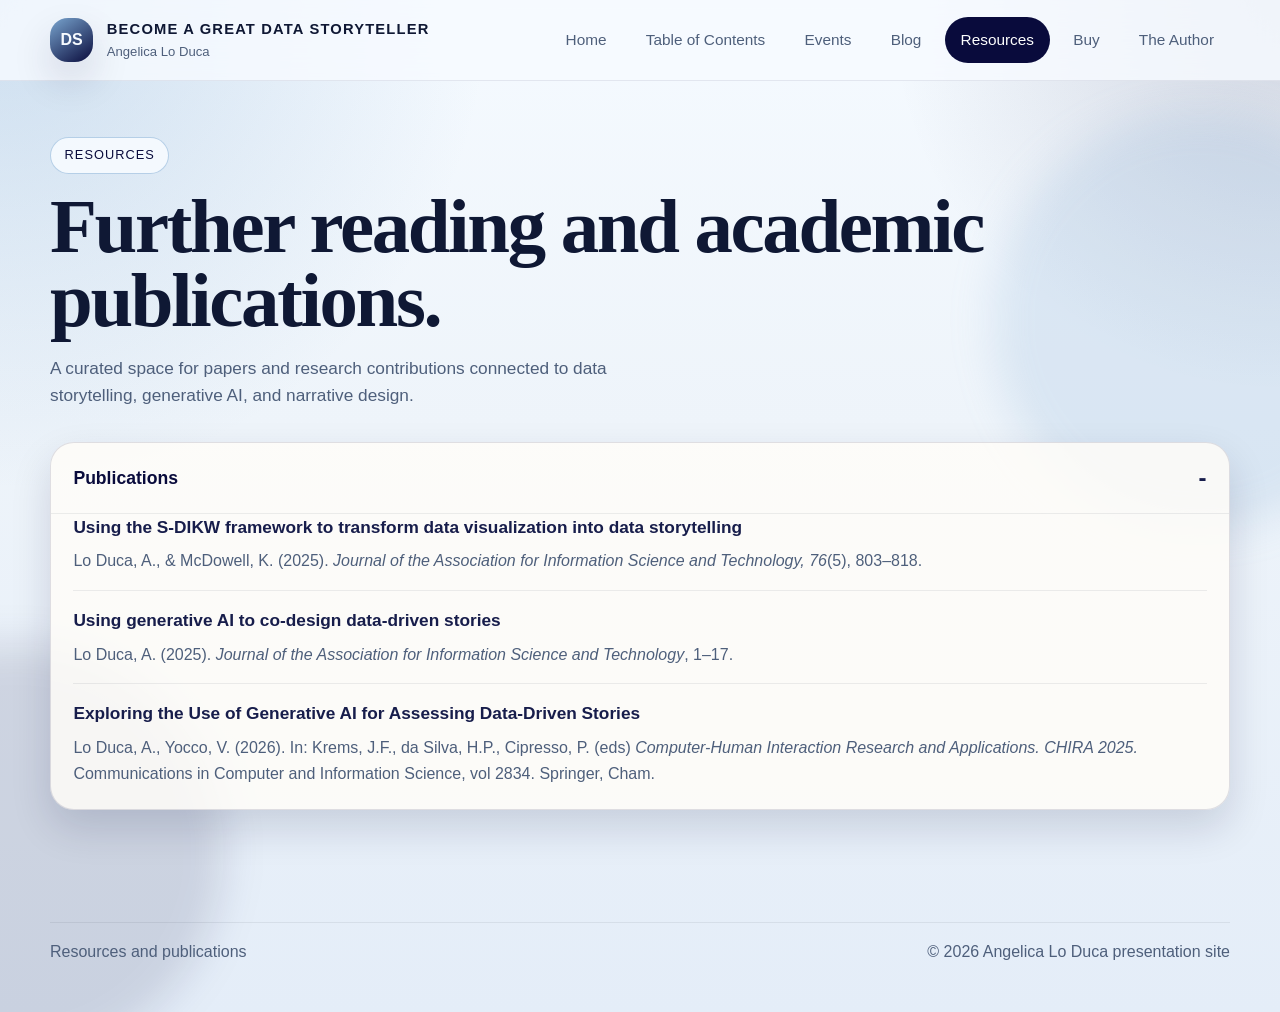
<file: resources.html>
<!DOCTYPE html>
<html lang="en">
  <head>
    <meta charset="UTF-8" />
    <meta name="viewport" content="width=device-width, initial-scale=1.0" />
    <title>Resources and Publications | Become a Great Data Storyteller</title>
    <meta name="description" content="Academic publications and research resources by Angelica Lo Duca on data storytelling, generative AI, and narrative design." />
    <meta name="author" content="Angelica Lo Duca" />
    <meta name="robots" content="index, follow, max-image-preview:large" />
    <link rel="canonical" href="https://alod83.github.io/data-storyteller/resources.html" />
    <meta property="og:type" content="website" />
    <meta property="og:title" content="Resources and Publications | Angelica Lo Duca" />
    <meta property="og:description" content="Explore publications on data storytelling, AI-assisted story design, and assessment of data-driven stories." />
    <meta property="og:image" content="images/book-cover.jpg" />
    <meta property="og:url" content="https://alod83.github.io/data-storyteller/resources.html" />
    <meta name="twitter:card" content="summary_large_image" />
    <meta name="twitter:title" content="Resources and Publications | Angelica Lo Duca" />
    <meta name="twitter:description" content="Research papers and publications on data storytelling, generative AI, and narrative design." />
    <meta name="twitter:image" content="images/book-cover.jpg" />
    <link rel="stylesheet" href="styles.css" />
  </head>
  <body>
    <div class="site-shell">
      <header class="topbar">
        <div class="container nav-wrap">
          <a class="brand" href="index.html">
            <span class="brand-mark">DS</span>
            <span class="brand-copy">
              <strong>Become a Great Data Storyteller</strong>
              <span>Angelica Lo Duca</span>
            </span>
          </a>
          <button class="nav-toggle" type="button" data-nav-toggle aria-expanded="false" aria-label="Open menu">
            <span></span>
            <span></span>
            <span></span>
          </button>
          <nav class="nav-links" data-nav-menu>
            <a href="index.html" data-nav-link>Home</a>
            <a href="table-of-contents.html" data-nav-link>Table of Contents</a>
            <a href="events.html" data-nav-link>Events</a>
            <a href="blog.html" data-nav-link>Blog</a>
            <a href="resources.html" data-nav-link>Resources</a>
            <a href="buy.html" data-nav-link>Buy</a>
            <a href="author.html" data-nav-link>The Author</a>
          </nav>
        </div>
      </header>

      <main class="page">
        <div class="container">
          <section class="page-title">
            <span class="eyebrow">Resources</span>
            <h1>Further reading and academic publications.</h1>
            <p>
              A curated space for papers and research contributions connected to data storytelling,
              generative AI, and narrative design.
            </p>
          </section>

          <section class="resource-stack">
            <details class="resource-accordion" open>
              <summary>Publications</summary>
              <div class="resource-body">
                <article class="resource-item">
                  <h3>
                    <a class="text-link" href="https://doi.org/10.1002/asi.24973" target="_blank" rel="noreferrer">
                      Using the S-DIKW framework to transform data visualization into data storytelling
                    </a>
                  </h3>
                  <p>
                    Lo Duca, A., &amp; McDowell, K. (2025). <em>Journal of the Association for Information Science
                    and Technology, 76</em>(5), 803–818.
                  </p>
                </article>

                <article class="resource-item">
                  <h3>
                    <a class="text-link" href="https://doi.org/10.1002/asi.70036" target="_blank" rel="noreferrer">
                      Using generative AI to co-design data-driven stories
                    </a>
                  </h3>
                  <p>
                    Lo Duca, A. (2025). <em>Journal of the Association for Information Science and Technology</em>,
                    1–17.
                  </p>
                </article>

                <article class="resource-item">
                  <h3>
                    <a class="text-link" href="https://doi.org/10.1007/978-3-032-16448-3_13" target="_blank" rel="noreferrer">
                      Exploring the Use of Generative AI for Assessing Data-Driven Stories
                    </a>
                  </h3>
                  <p>
                    Lo Duca, A., Yocco, V. (2026). In: Krems, J.F., da Silva, H.P., Cipresso, P. (eds)
                    <em>Computer-Human Interaction Research and Applications. CHIRA 2025.</em> Communications in
                    Computer and Information Science, vol 2834. Springer, Cham.
                  </p>
                </article>
              </div>
            </details>
          </section>
        </div>
      </main>

      <footer class="footer">
        <div class="container footer-inner">
          <span>Resources and publications</span>
          <span>&copy; <span data-year></span> Angelica Lo Duca presentation site</span>
        </div>
      </footer>
    </div>

    <script src="script.js"></script>
  </body>
</html>
</file>
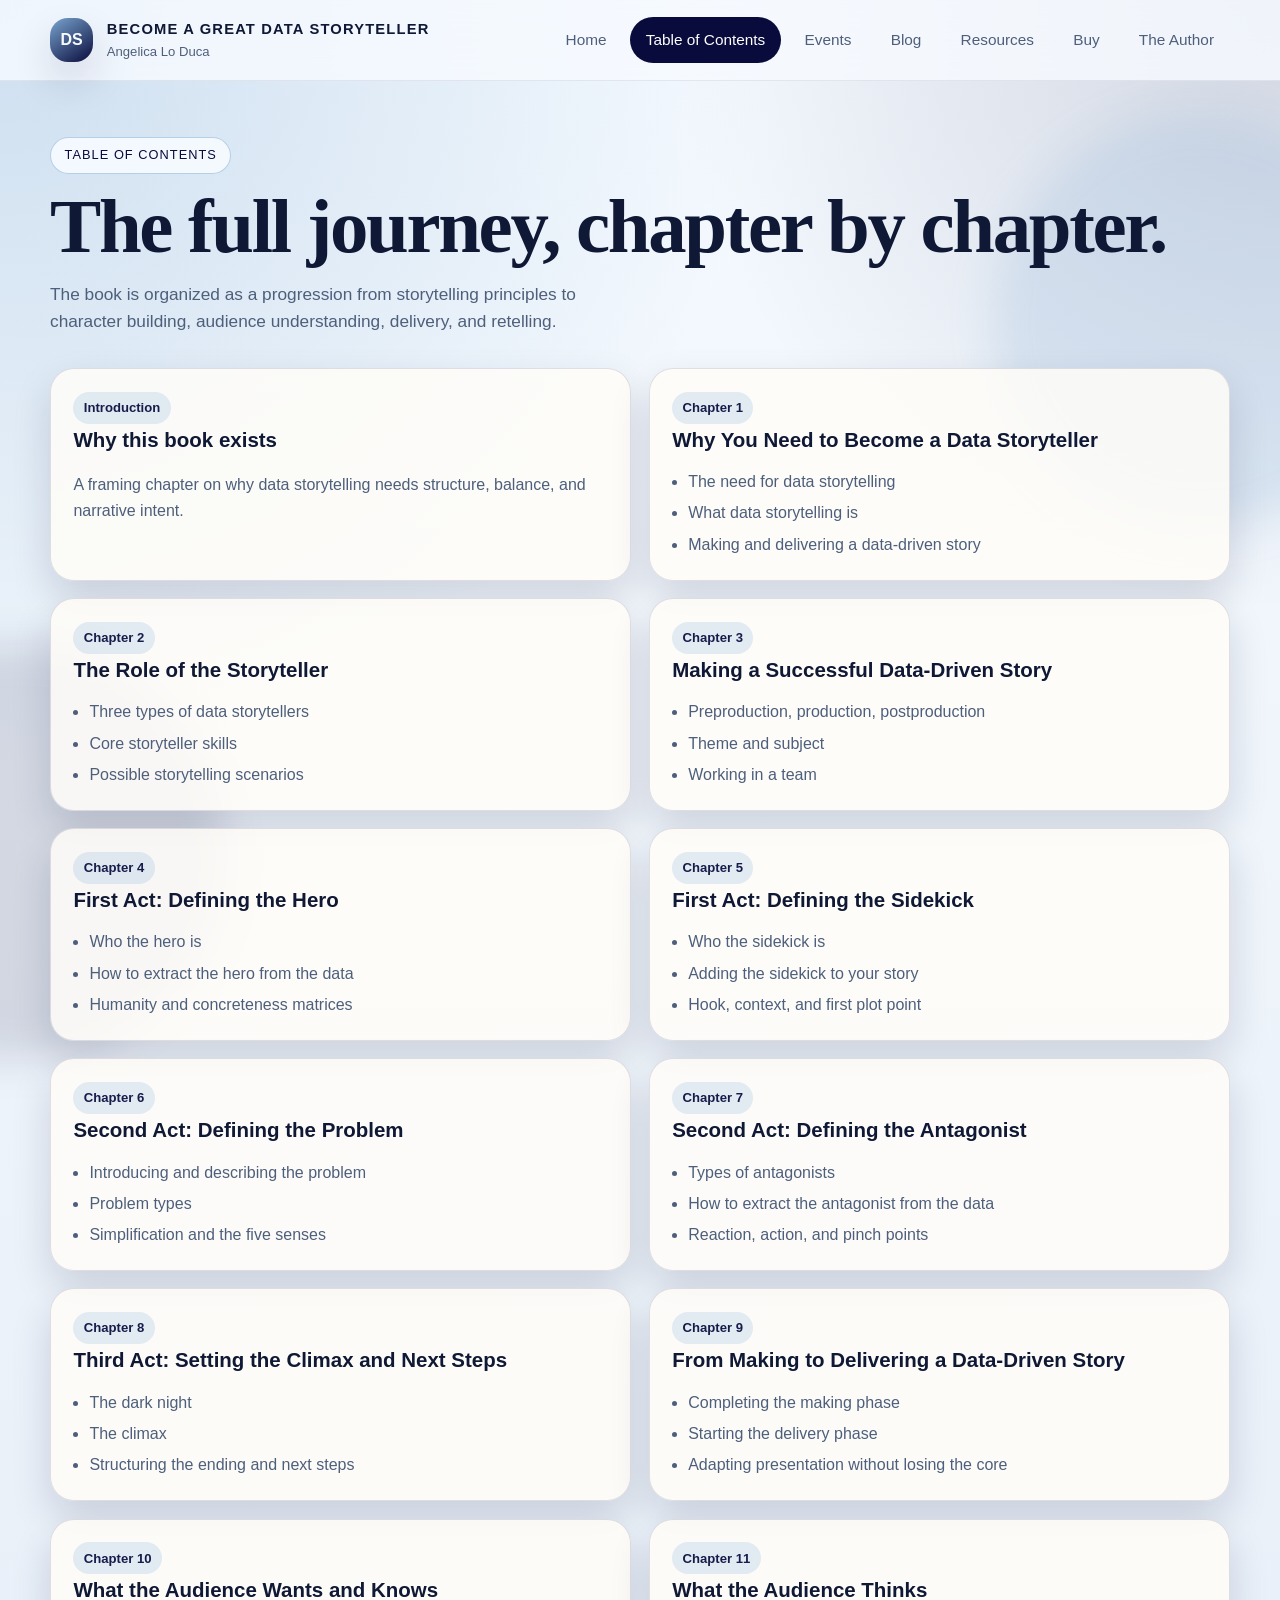
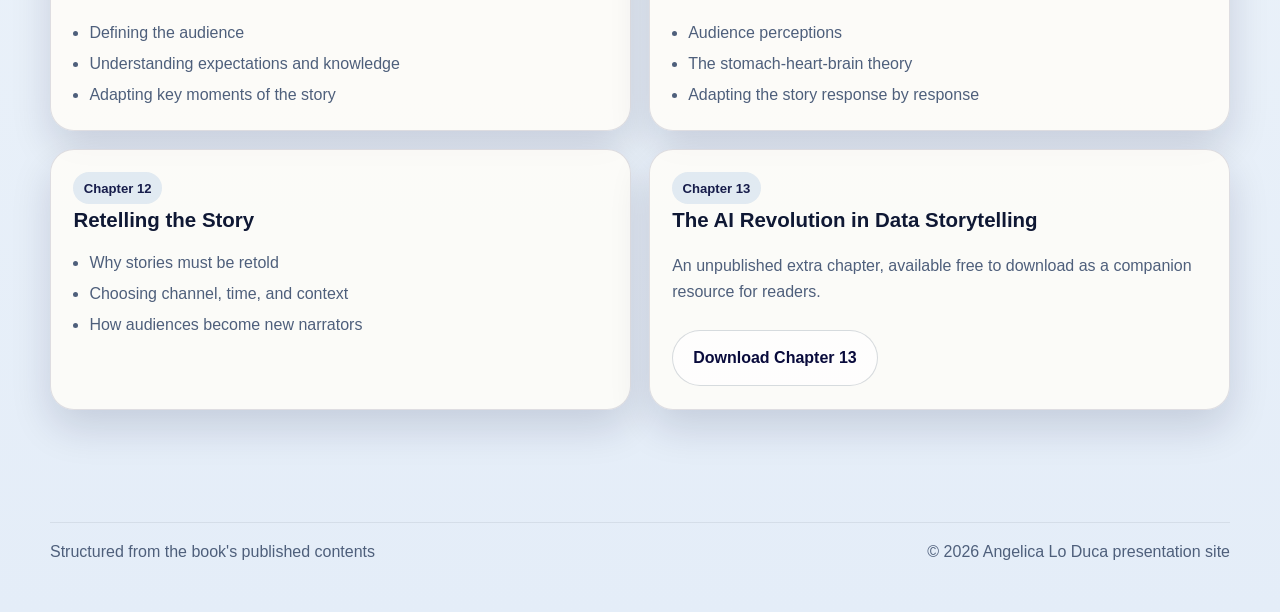
<file: table-of-contents.html>
<!DOCTYPE html>
<html lang="en">
  <head>
    <meta charset="UTF-8" />
    <meta name="viewport" content="width=device-width, initial-scale=1.0" />
    <title>Table of Contents | Become a Great Data Storyteller by Angelica Lo Duca</title>
    <meta name="description" content="Explore the table of contents of Become a Great Data Storyteller, including all chapters and the free unpublished Chapter 13." />
    <meta name="author" content="Angelica Lo Duca" />
    <meta name="robots" content="index, follow, max-image-preview:large" />
    <link rel="canonical" href="https://alod83.github.io/data-storyteller/table-of-contents.html" />
    <meta property="og:type" content="article" />
    <meta property="og:title" content="Table of Contents | Become a Great Data Storyteller" />
    <meta property="og:description" content="See the full chapter-by-chapter structure of the book, from data storytelling foundations to audience adaptation and retelling." />
    <meta property="og:image" content="images/book-cover.jpg" />
    <meta property="og:url" content="https://alod83.github.io/data-storyteller/table-of-contents.html" />
    <meta name="twitter:card" content="summary_large_image" />
    <meta name="twitter:title" content="Table of Contents | Become a Great Data Storyteller" />
    <meta name="twitter:description" content="Browse every chapter of the book and download the free unpublished Chapter 13." />
    <meta name="twitter:image" content="images/book-cover.jpg" />
    <link rel="stylesheet" href="styles.css" />
  </head>
  <body>
    <div class="site-shell">
      <header class="topbar">
        <div class="container nav-wrap">
          <a class="brand" href="index.html">
            <span class="brand-mark">DS</span>
            <span class="brand-copy">
              <strong>Become a Great Data Storyteller</strong>
              <span>Angelica Lo Duca</span>
            </span>
          </a>
          <button class="nav-toggle" type="button" data-nav-toggle aria-expanded="false" aria-label="Open menu">
            <span></span>
            <span></span>
            <span></span>
          </button>
          <nav class="nav-links" data-nav-menu>
            <a href="index.html" data-nav-link>Home</a>
            <a href="table-of-contents.html" data-nav-link>Table of Contents</a>
            <a href="events.html" data-nav-link>Events</a>
            <a href="blog.html" data-nav-link>Blog</a>
            <a href="resources.html" data-nav-link>Resources</a>
            <a href="buy.html" data-nav-link>Buy</a>
            <a href="author.html" data-nav-link>The Author</a>
          </nav>
        </div>
      </header>

      <main class="page">
        <div class="container">
          <section class="page-title">
            <span class="eyebrow">Table of Contents</span>
            <h1>The full journey, chapter by chapter.</h1>
            <p>
              The book is organized as a progression from storytelling principles to character building,
              audience understanding, delivery, and retelling.
            </p>
          </section>

          <section class="chapter-grid">
            <article class="chapter-card">
              <span class="chapter-number">Introduction</span>
              <h3>Why this book exists</h3>
              <p>A framing chapter on why data storytelling needs structure, balance, and narrative intent.</p>
            </article>

            <article class="chapter-card">
              <span class="chapter-number">Chapter 1</span>
              <h3>Why You Need to Become a Data Storyteller</h3>
              <ul class="chapter-list">
                <li>The need for data storytelling</li>
                <li>What data storytelling is</li>
                <li>Making and delivering a data-driven story</li>
              </ul>
            </article>

            <article class="chapter-card">
              <span class="chapter-number">Chapter 2</span>
              <h3>The Role of the Storyteller</h3>
              <ul class="chapter-list">
                <li>Three types of data storytellers</li>
                <li>Core storyteller skills</li>
                <li>Possible storytelling scenarios</li>
              </ul>
            </article>

            <article class="chapter-card">
              <span class="chapter-number">Chapter 3</span>
              <h3>Making a Successful Data-Driven Story</h3>
              <ul class="chapter-list">
                <li>Preproduction, production, postproduction</li>
                <li>Theme and subject</li>
                <li>Working in a team</li>
              </ul>
            </article>

            <article class="chapter-card">
              <span class="chapter-number">Chapter 4</span>
              <h3>First Act: Defining the Hero</h3>
              <ul class="chapter-list">
                <li>Who the hero is</li>
                <li>How to extract the hero from the data</li>
                <li>Humanity and concreteness matrices</li>
              </ul>
            </article>

            <article class="chapter-card">
              <span class="chapter-number">Chapter 5</span>
              <h3>First Act: Defining the Sidekick</h3>
              <ul class="chapter-list">
                <li>Who the sidekick is</li>
                <li>Adding the sidekick to your story</li>
                <li>Hook, context, and first plot point</li>
              </ul>
            </article>

            <article class="chapter-card">
              <span class="chapter-number">Chapter 6</span>
              <h3>Second Act: Defining the Problem</h3>
              <ul class="chapter-list">
                <li>Introducing and describing the problem</li>
                <li>Problem types</li>
                <li>Simplification and the five senses</li>
              </ul>
            </article>

            <article class="chapter-card">
              <span class="chapter-number">Chapter 7</span>
              <h3>Second Act: Defining the Antagonist</h3>
              <ul class="chapter-list">
                <li>Types of antagonists</li>
                <li>How to extract the antagonist from the data</li>
                <li>Reaction, action, and pinch points</li>
              </ul>
            </article>

            <article class="chapter-card">
              <span class="chapter-number">Chapter 8</span>
              <h3>Third Act: Setting the Climax and Next Steps</h3>
              <ul class="chapter-list">
                <li>The dark night</li>
                <li>The climax</li>
                <li>Structuring the ending and next steps</li>
              </ul>
            </article>

            <article class="chapter-card">
              <span class="chapter-number">Chapter 9</span>
              <h3>From Making to Delivering a Data-Driven Story</h3>
              <ul class="chapter-list">
                <li>Completing the making phase</li>
                <li>Starting the delivery phase</li>
                <li>Adapting presentation without losing the core</li>
              </ul>
            </article>

            <article class="chapter-card">
              <span class="chapter-number">Chapter 10</span>
              <h3>What the Audience Wants and Knows</h3>
              <ul class="chapter-list">
                <li>Defining the audience</li>
                <li>Understanding expectations and knowledge</li>
                <li>Adapting key moments of the story</li>
              </ul>
            </article>

            <article class="chapter-card">
              <span class="chapter-number">Chapter 11</span>
              <h3>What the Audience Thinks</h3>
              <ul class="chapter-list">
                <li>Audience perceptions</li>
                <li>The stomach-heart-brain theory</li>
                <li>Adapting the story response by response</li>
              </ul>
            </article>

            <article class="chapter-card">
              <span class="chapter-number">Chapter 12</span>
              <h3>Retelling the Story</h3>
              <ul class="chapter-list">
                <li>Why stories must be retold</li>
                <li>Choosing channel, time, and context</li>
                <li>How audiences become new narrators</li>
              </ul>
            </article>

            <article class="chapter-card">
              <span class="chapter-number">Chapter 13</span>
              <h3>The AI Revolution in Data Storytelling</h3>
              <p>
                An unpublished extra chapter, available free to download as a companion resource for readers.
              </p>
              <div class="button-row">
                <a class="button button-secondary" href="download/Chapter13.pdf" target="_blank" rel="noreferrer">
                  Download Chapter 13
                </a>
              </div>
            </article>
          </section>
        </div>
      </main>

      <footer class="footer">
        <div class="container footer-inner">
          <span>Structured from the book's published contents</span>
          <span>&copy; <span data-year></span> Angelica Lo Duca presentation site</span>
        </div>
      </footer>
    </div>

    <script src="script.js"></script>
  </body>
</html>
</file>
<file: styles.css>
:root {
  --bg: #eef4fa;
  --bg-soft: #f7fbff;
  --paper: #fdfefe;
  --ink: #0f1834;
  --muted: #4e5f7b;
  --line: rgba(9, 11, 60, 0.12);
  --accent: #79a5cf;
  --accent-dark: #171d4b;
  --accent-soft: #d8e7f6;
  --gold: #9cb9da;
  --navy: #090b3c;
  --shadow: 0 18px 40px rgba(9, 11, 60, 0.14);
  --radius: 24px;
  --radius-sm: 16px;
  --max: 1180px;
}

* {
  box-sizing: border-box;
}

html {
  scroll-behavior: smooth;
}

body {
  margin: 0;
  color: var(--ink);
  background:
    radial-gradient(circle at top left, rgba(121, 165, 207, 0.32), transparent 30%),
    radial-gradient(circle at top right, rgba(23, 29, 75, 0.16), transparent 24%),
    linear-gradient(180deg, #f5faff 0%, #eef4fa 42%, #e4edf8 100%);
  font-family: "Avenir Next", "Segoe UI", sans-serif;
  line-height: 1.6;
}

img {
  max-width: 100%;
  display: block;
}

a {
  color: inherit;
  text-decoration: none;
}

.site-shell {
  min-height: 100vh;
  position: relative;
  overflow-x: hidden;
}

.site-shell::before,
.site-shell::after {
  content: "";
  position: fixed;
  inset: auto;
  width: 26rem;
  height: 26rem;
  border-radius: 50%;
  filter: blur(20px);
  pointer-events: none;
  z-index: -1;
}

.site-shell::before {
  left: -12rem;
  bottom: -10rem;
  background: rgba(9, 11, 60, 0.12);
}

.site-shell::after {
  right: -8rem;
  top: 7rem;
  background: rgba(121, 165, 207, 0.18);
}

.container {
  width: min(calc(100% - 2rem), var(--max));
  margin: 0 auto;
}

.topbar {
  position: sticky;
  top: 0;
  z-index: 10;
  backdrop-filter: blur(16px);
  background: rgba(247, 251, 255, 0.82);
  border-bottom: 1px solid rgba(9, 11, 60, 0.08);
}

.nav-wrap {
  display: flex;
  align-items: center;
  justify-content: space-between;
  gap: 1rem;
  min-height: 5rem;
}

.brand {
  display: flex;
  align-items: center;
  gap: 0.85rem;
}

.brand-mark {
  width: 2.7rem;
  height: 2.7rem;
  border-radius: 18px;
  background: linear-gradient(145deg, #79a5cf, #090b3c);
  color: #f7fbff;
  display: grid;
  place-items: center;
  font-weight: 800;
  box-shadow: var(--shadow);
}

.brand-copy strong,
.brand-copy span {
  display: block;
}

.brand-copy strong {
  font-size: 0.92rem;
  letter-spacing: 0.08em;
  text-transform: uppercase;
}

.brand-copy span {
  font-size: 0.82rem;
  color: var(--muted);
}

.nav-toggle {
  display: none;
  border: 0;
  background: transparent;
  padding: 0.25rem;
  cursor: pointer;
}

.nav-toggle span {
  display: block;
  width: 1.45rem;
  height: 2px;
  margin: 0.28rem 0;
  background: var(--ink);
  border-radius: 999px;
}

.nav-links {
  display: flex;
  align-items: center;
  gap: 0.45rem;
  flex-wrap: wrap;
}

.nav-links a {
  padding: 0.7rem 1rem;
  border-radius: 999px;
  color: var(--muted);
  font-size: 0.96rem;
  transition: 180ms ease;
}

.nav-links a:hover,
.nav-links a.active {
  color: var(--paper);
  background: var(--navy);
}

.page {
  padding: 2.5rem 0 5rem;
}

.eyebrow {
  display: inline-flex;
  gap: 0.45rem;
  align-items: center;
  padding: 0.45rem 0.85rem;
  border: 1px solid rgba(121, 165, 207, 0.5);
  border-radius: 999px;
  color: var(--navy);
  background: rgba(247, 251, 255, 0.9);
  font-size: 0.8rem;
  letter-spacing: 0.08em;
  text-transform: uppercase;
}

.hero {
  display: grid;
  grid-template-columns: 1.1fr 0.9fr;
  gap: 2rem;
  align-items: center;
  padding-top: 2rem;
}

.hero h1,
.page-title h1,
.section h2,
.quote-card blockquote,
.author-lead h2,
.book-panel h2 {
  font-family: "Baskerville", "Iowan Old Style", "Palatino Linotype", serif;
}

.hero h1,
.page-title h1 {
  margin: 1rem 0 1rem;
  font-size: clamp(2.7rem, 6vw, 5.3rem);
  line-height: 0.96;
  letter-spacing: -0.03em;
}

.hero p,
.page-title p,
.section-intro {
  color: var(--muted);
  font-size: 1.08rem;
  max-width: 62ch;
}

.cta-row,
.button-row {
  display: flex;
  gap: 0.9rem;
  flex-wrap: wrap;
  margin-top: 1.6rem;
}

.button {
  display: inline-flex;
  align-items: center;
  justify-content: center;
  gap: 0.55rem;
  min-height: 3.15rem;
  padding: 0.9rem 1.25rem;
  border-radius: 999px;
  border: 1px solid transparent;
  font-weight: 700;
  transition: 180ms ease;
}

.button-primary {
  color: #f7fbff;
  background: linear-gradient(135deg, var(--accent), var(--accent-dark));
  box-shadow: 0 14px 30px rgba(23, 29, 75, 0.24);
}

.button-primary:hover {
  transform: translateY(-1px);
}

.button-secondary {
  color: var(--navy);
  border-color: rgba(35, 56, 77, 0.18);
  background: rgba(255, 255, 255, 0.65);
}

.metrics {
  display: grid;
  grid-template-columns: repeat(3, minmax(0, 1fr));
  gap: 0.9rem;
  margin-top: 1.75rem;
}

.metric {
  background: rgba(253, 254, 255, 0.84);
  border: 1px solid rgba(9, 11, 60, 0.08);
  border-radius: var(--radius-sm);
  padding: 1rem 1rem 0.9rem;
  box-shadow: var(--shadow);
}

.metric strong,
.stat strong {
  display: block;
  font-size: 1.8rem;
  font-family: "Baskerville", "Iowan Old Style", "Palatino Linotype", serif;
}

.metric span,
.stat span {
  display: block;
  color: var(--muted);
  font-size: 0.92rem;
}

.book-showcase {
  position: relative;
  padding: 2rem;
}

.book-showcase::before {
  content: "";
  position: absolute;
  inset: 0;
  background:
    linear-gradient(145deg, rgba(23, 29, 75, 0.96), rgba(9, 11, 60, 0.94)),
    linear-gradient(90deg, rgba(255, 255, 255, 0.06), transparent);
  border-radius: 36px;
  box-shadow: 0 26px 60px rgba(9, 11, 60, 0.28);
}

.book-stack {
  position: relative;
  display: grid;
  gap: 1rem;
  justify-items: center;
}

.book-cover {
  width: min(100%, 340px);
  border-radius: 18px;
  box-shadow: 0 24px 44px rgba(0, 0, 0, 0.34);
  border: 3px solid rgba(255, 255, 255, 0.08);
}

.book-note {
  width: min(100%, 360px);
  background: rgba(247, 251, 255, 0.94);
  border-radius: 18px;
  padding: 1rem 1.1rem;
  color: var(--ink);
}

.book-note strong {
  display: block;
  margin-bottom: 0.35rem;
}

.section {
  margin-top: 4rem;
}

.section h2 {
  margin: 0 0 0.7rem;
  font-size: clamp(2rem, 3vw, 3rem);
  line-height: 1.05;
}

.grid-3,
.grid-2,
.chapter-grid,
.event-grid,
.buy-grid,
.author-layout,
.resource-stack {
  display: grid;
  gap: 1.1rem;
}

.grid-3 {
  grid-template-columns: repeat(3, minmax(0, 1fr));
}

.grid-2 {
  grid-template-columns: repeat(2, minmax(0, 1fr));
}

.card,
.chapter-card,
.event-card,
.retailer-card,
.author-card,
.quote-card,
.book-panel {
  background: rgba(255, 253, 248, 0.84);
  border: 1px solid var(--line);
  border-radius: var(--radius);
  box-shadow: var(--shadow);
}

.card,
.chapter-card,
.event-card,
.retailer-card,
.book-panel {
  padding: 1.4rem;
}

.card h3,
.chapter-card h3,
.event-card h3,
.retailer-card h3,
.author-card h3,
.book-panel h2 {
  margin: 0 0 0.6rem;
  font-size: 1.28rem;
}

.card p,
.chapter-card p,
.event-card p,
.retailer-card p,
.author-card p,
.book-panel p,
.bullet-list li,
.chapter-list li {
  color: var(--muted);
}

.chip-row {
  display: flex;
  flex-wrap: wrap;
  gap: 0.55rem;
  margin-top: 0.9rem;
}

.chip {
  display: inline-flex;
  align-items: center;
  gap: 0.35rem;
  padding: 0.45rem 0.75rem;
  border-radius: 999px;
  background: rgba(121, 165, 207, 0.16);
  color: var(--navy);
  font-size: 0.84rem;
}

.quote-card {
  padding: 1.5rem;
  background: linear-gradient(135deg, rgba(9, 11, 60, 0.98), rgba(23, 29, 75, 0.94));
  color: #f7fbff;
}

.quote-card blockquote {
  margin: 0;
  font-size: clamp(1.4rem, 2.6vw, 2.1rem);
  line-height: 1.2;
}

.quote-card cite {
  display: block;
  margin-top: 1rem;
  color: rgba(247, 241, 231, 0.76);
  font-style: normal;
}

.page-title {
  padding-top: 1rem;
}

.chapter-grid {
  grid-template-columns: repeat(2, minmax(0, 1fr));
  margin-top: 2rem;
}

.chapter-number,
.event-date,
.retailer-tag {
  display: inline-flex;
  align-items: center;
  padding: 0.35rem 0.65rem;
  border-radius: 999px;
  background: rgba(121, 165, 207, 0.2);
  color: var(--accent-dark);
  font-size: 0.82rem;
  font-weight: 700;
}

.chapter-card ul,
.bullet-list,
.chapter-list {
  margin: 0.8rem 0 0;
  padding-left: 1rem;
}

.chapter-card li + li,
.bullet-list li + li,
.chapter-list li + li {
  margin-top: 0.35rem;
}

.event-grid {
  grid-template-columns: repeat(3, minmax(0, 1fr));
  margin-top: 2rem;
}

.event-card {
  display: flex;
  flex-direction: column;
  gap: 0.9rem;
}

.event-meta {
  display: flex;
  flex-wrap: wrap;
  gap: 0.5rem;
}

.event-link,
.retailer-link,
.text-link {
  color: var(--accent-dark);
  font-weight: 700;
}

.author-layout {
  grid-template-columns: 0.95fr 1.05fr;
  align-items: start;
  margin-top: 2rem;
}

.author-card {
  overflow: hidden;
}

.author-photo {
  aspect-ratio: 4 / 4.2;
  width: 100%;
  object-fit: cover;
}

.author-card-body {
  padding: 1.4rem;
}

.author-lead {
  padding: 1.4rem;
}

.author-lead h2 {
  margin: 0 0 0.8rem;
  font-size: clamp(2.2rem, 3vw, 3.2rem);
  line-height: 1;
}

.stat-grid {
  display: grid;
  grid-template-columns: repeat(3, minmax(0, 1fr));
  gap: 0.8rem;
  margin-top: 1.2rem;
}

.stat {
  padding: 1rem;
  border-radius: 20px;
  background: rgba(121, 165, 207, 0.14);
}

.buy-grid {
  grid-template-columns: 0.88fr 1.12fr;
  align-items: start;
  margin-top: 2rem;
}

.resource-stack {
  grid-template-columns: 1fr;
  margin-top: 2rem;
}

.resource-accordion {
  background: rgba(255, 253, 248, 0.84);
  border: 1px solid var(--line);
  border-radius: var(--radius);
  box-shadow: var(--shadow);
  overflow: hidden;
}

.resource-accordion summary {
  list-style: none;
  cursor: pointer;
  padding: 1.3rem 1.4rem;
  font-size: 1.1rem;
  font-weight: 700;
  color: var(--navy);
  display: flex;
  align-items: center;
  justify-content: space-between;
  gap: 1rem;
}

.resource-accordion summary::-webkit-details-marker {
  display: none;
}

.resource-accordion summary::after {
  content: "+";
  font-size: 1.5rem;
  line-height: 1;
  color: var(--accent-dark);
}

.resource-accordion[open] summary::after {
  content: "-";
}

.resource-body {
  padding: 0 1.4rem 1.4rem;
  border-top: 1px solid rgba(29, 39, 51, 0.08);
}

.resource-item + .resource-item {
  margin-top: 1rem;
  padding-top: 1rem;
  border-top: 1px solid rgba(29, 39, 51, 0.08);
}

.resource-item h3 {
  margin: 0 0 0.45rem;
  font-size: 1.08rem;
}

.resource-item p {
  margin: 0;
  color: var(--muted);
}

.book-panel {
  position: sticky;
  top: 6.5rem;
}

.book-panel .book-cover {
  width: min(100%, 300px);
  margin-bottom: 1.2rem;
}

.retailers {
  display: grid;
  gap: 1rem;
}

.retailer-card {
  display: flex;
  justify-content: space-between;
  align-items: flex-start;
  gap: 1rem;
}

.retailer-copy {
  flex: 1;
}

.retailer-card .button {
  flex-shrink: 0;
}

.footer {
  padding: 2rem 0 3rem;
  color: var(--muted);
}

.footer-inner {
  display: flex;
  justify-content: space-between;
  gap: 1rem;
  flex-wrap: wrap;
  padding-top: 1rem;
  border-top: 1px solid rgba(29, 39, 51, 0.08);
}

@media (max-width: 980px) {
  .hero,
  .author-layout,
  .buy-grid {
    grid-template-columns: 1fr;
  }

  .grid-3,
  .event-grid,
  .stat-grid {
    grid-template-columns: repeat(2, minmax(0, 1fr));
  }

  .chapter-grid {
    grid-template-columns: 1fr;
  }

  .book-panel {
    position: static;
  }
}

@media (max-width: 760px) {
  .nav-toggle {
    display: block;
  }

  .nav-links {
    display: none;
    width: 100%;
    padding-bottom: 1rem;
  }

  .nav-links.open {
    display: flex;
  }

  .nav-wrap {
    flex-wrap: wrap;
    padding: 0.8rem 0;
  }

  .nav-links a {
    width: 100%;
    border-radius: 16px;
  }

  .metrics,
  .grid-3,
  .grid-2,
  .event-grid,
  .stat-grid {
    grid-template-columns: 1fr;
  }

  .hero h1,
  .page-title h1 {
    font-size: clamp(2.35rem, 14vw, 3.6rem);
  }

  .page {
    padding-bottom: 4rem;
  }

  .retailer-card {
    flex-direction: column;
  }
}
</file>
